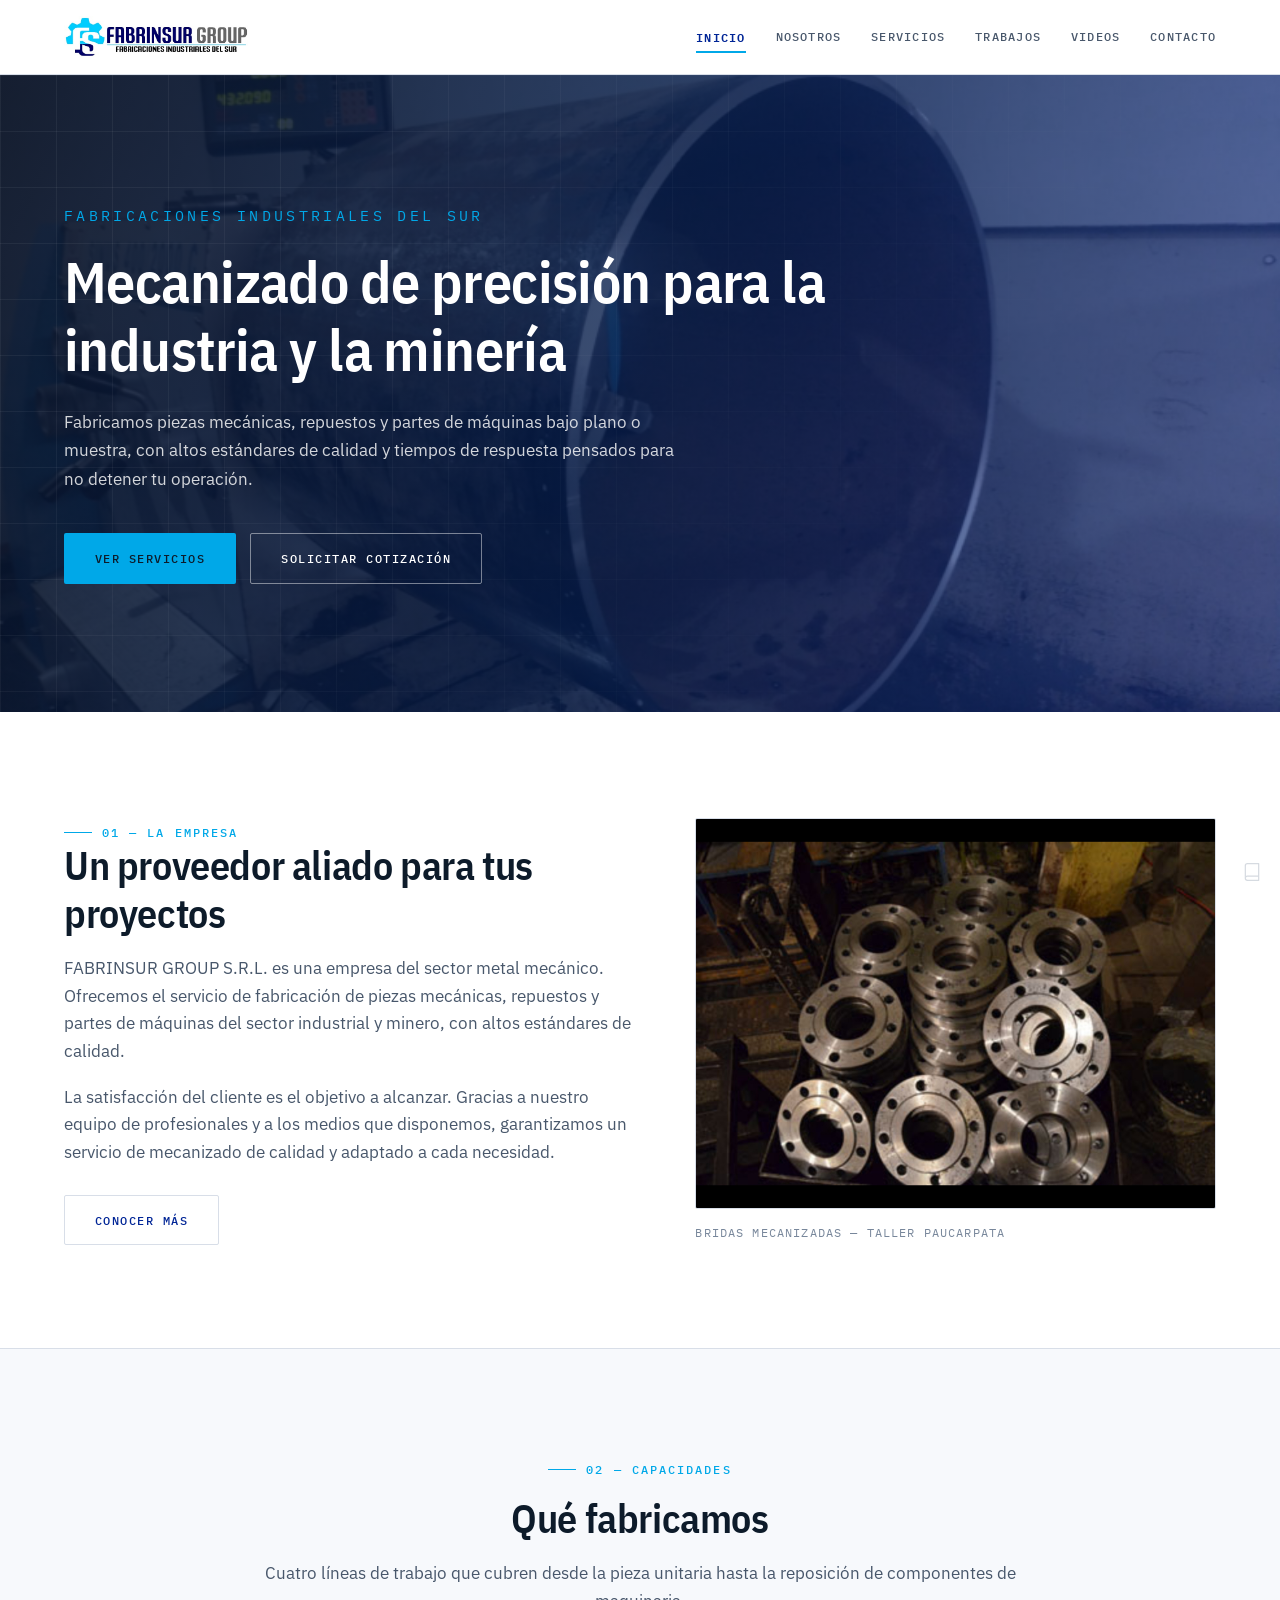
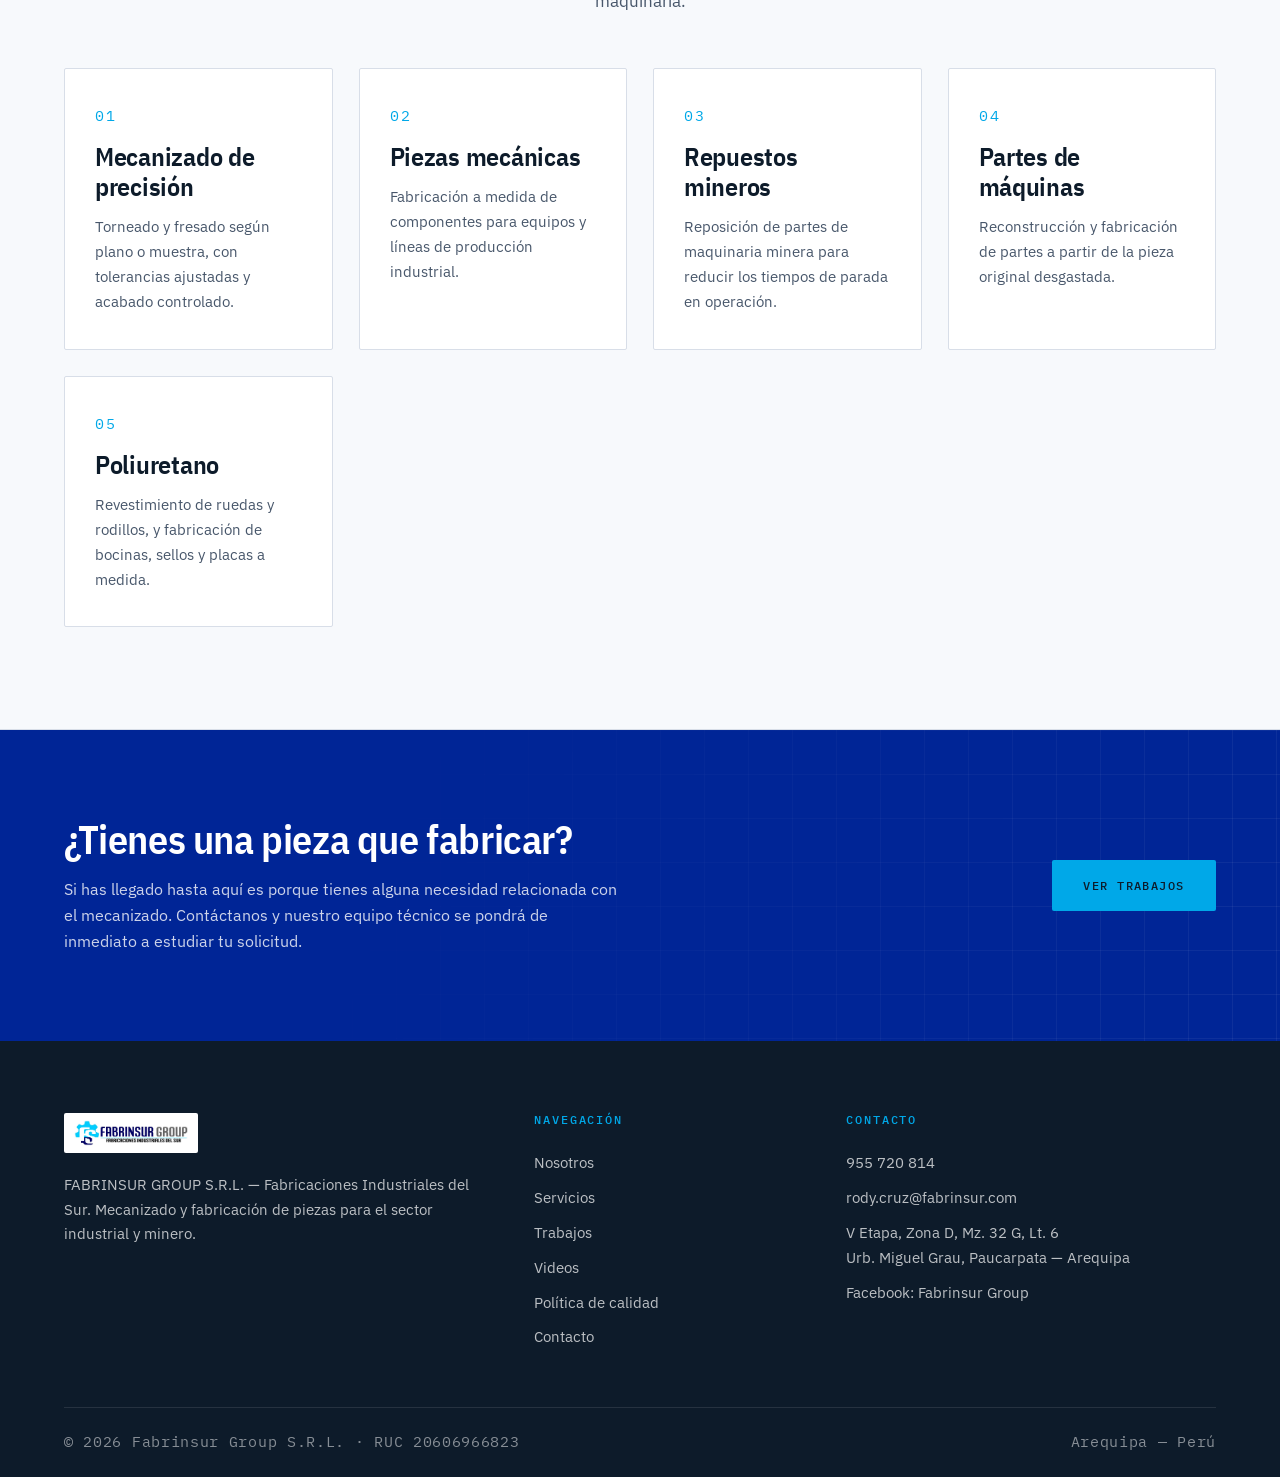
<file: index.html>
<!DOCTYPE html>
<html lang="es">
<head>
    <meta charset="UTF-8">
    <meta name="viewport" content="width=device-width, initial-scale=1.0">
    <meta name="description" content="FABRINSUR GROUP S.R.L. — Fabricaciones Industriales del Sur. Mecanizado de precisión y fabricación de piezas, repuestos y partes de máquinas para el sector industrial y minero en Arequipa.">
    <meta name="theme-color" content="#002596">
    <title>Fabrinsur Group S.R.L. | Mecanizado y Fabricaciones Industriales — Arequipa</title>
    <link rel="preconnect" href="https://fonts.googleapis.com">
    <link rel="preconnect" href="https://fonts.gstatic.com" crossorigin>
    <link href="https://fonts.googleapis.com/css2?family=IBM+Plex+Mono:wght@400;500&family=IBM+Plex+Sans+Condensed:wght@500;600;700&family=IBM+Plex+Sans:wght@400;500;600&display=swap" rel="stylesheet">
    <link rel="stylesheet" href="css/base.css">
    <link rel="stylesheet" href="css/layout.css">
    <link rel="stylesheet" href="css/components.css">
    <link rel="stylesheet" href="css/pages.css">
</head>
<body>
    <a class="skip-link" href="#contenido">Saltar al contenido</a>

    <header class="site-header">
        <div class="container site-header__inner">
            <a href="index.html" class="brand" aria-label="Fabrinsur Group, ir al inicio">
                <img src="images/logo.jpg" alt="Fabrinsur Group — Fabricaciones Industriales del Sur">
            </a>
            <button class="nav-toggle" data-nav-toggle aria-label="Abrir menú" aria-expanded="false" aria-controls="menu">
                <span></span><span></span><span></span>
            </button>
            <nav class="nav" id="menu" data-nav aria-label="Navegación principal">
                <a class="nav__link" href="index.html" aria-current="page">Inicio</a>
                <a class="nav__link" href="nosotros.html">Nosotros</a>
                <a class="nav__link" href="servicios.html">Servicios</a>
                <a class="nav__link" href="trabajos.html">Trabajos</a>
                <a class="nav__link" href="videos.html">Videos</a>
                <a class="nav__link" href="contacto.html">Contacto</a>
            </nav>
        </div>
    </header>

    <main id="contenido">
        <section class="hero">
            <div class="container">
                <div class="hero__inner">
                    <p class="hero__tagline">Fabricaciones Industriales del Sur</p>
                    <h1>Mecanizado de precisión para la industria y la minería</h1>
                    <p class="hero__text">Fabricamos piezas mecánicas, repuestos y partes de máquinas bajo plano o muestra, con altos estándares de calidad y tiempos de respuesta pensados para no detener tu operación.</p>
                    <div class="hero__actions">
                        <a class="btn btn--primary" href="servicios.html">Ver servicios</a>
                        <a class="btn btn--ghost" href="contacto.html">Solicitar cotización</a>
                    </div>
                </div>

            </div>
        </section>

        <section class="section">
            <div class="container">
                <div class="grid grid--split">
                    <div data-reveal>
                        <p class="eyebrow">01 — La empresa</p>
                        <h2>Un proveedor aliado para tus proyectos</h2>
                        <p class="section__lead">FABRINSUR GROUP S.R.L. es una empresa del sector metal mecánico. Ofrecemos el servicio de fabricación de piezas mecánicas, repuestos y partes de máquinas del sector industrial y minero, con altos estándares de calidad.</p>
                        <p class="section__lead">La satisfacción del cliente es el objetivo a alcanzar. Gracias a nuestro equipo de profesionales y a los medios que disponemos, garantizamos un servicio de mecanizado de calidad y adaptado a cada necesidad.</p>
                        <p style="margin-top:28px"><a class="btn btn--outline" href="nosotros.html">Conocer más</a></p>
                    </div>
                    <figure class="figure-technical" data-reveal>
                        <img src="images/trabajos/conjunto-bridas.jpg" alt="Conjunto de bridas mecanizadas en nuestro taller" loading="lazy">
                        <figcaption>Bridas mecanizadas — taller Paucarpata</figcaption>
                    </figure>
                </div>
            </div>
        </section>

        <section class="section section--tint">
            <div class="container">
                <div class="section__head section__head--center">
                    <p class="eyebrow">02 — Capacidades</p>
                    <h2>Qué fabricamos</h2>
                    <p class="section__lead">Cuatro líneas de trabajo que cubren desde la pieza unitaria hasta la reposición de componentes de maquinaria.</p>
                </div>

                <div class="grid grid--auto">
                    <article class="card" data-reveal>
                        <p class="card__index">01</p>
                        <h3>Mecanizado de precisión</h3>
                        <p>Torneado y fresado según plano o muestra, con tolerancias ajustadas y acabado controlado.</p>
                    </article>
                    <article class="card" data-reveal>
                        <p class="card__index">02</p>
                        <h3>Piezas mecánicas</h3>
                        <p>Fabricación a medida de componentes para equipos y líneas de producción industrial.</p>
                    </article>
                    <article class="card" data-reveal>
                        <p class="card__index">03</p>
                        <h3>Repuestos mineros</h3>
                        <p>Reposición de partes de maquinaria minera para reducir los tiempos de parada en operación.</p>
                    </article>
                    <article class="card" data-reveal>
                        <p class="card__index">04</p>
                        <h3>Partes de máquinas</h3>
                        <p>Reconstrucción y fabricación de partes a partir de la pieza original desgastada.</p>
                    </article>
                    <article class="card" data-reveal>
                        <p class="card__index">05</p>
                        <h3>Poliuretano</h3>
                        <p>Revestimiento de ruedas y rodillos, y fabricación de bocinas, sellos y placas a medida.</p>
                    </article>
                </div>
            </div>
        </section>

        <section class="cta">
            <div class="container cta__inner">
                <div>
                    <h2>¿Tienes una pieza que fabricar?</h2>
                    <p>Si has llegado hasta aquí es porque tienes alguna necesidad relacionada con el mecanizado. Contáctanos y nuestro equipo técnico se pondrá de inmediato a estudiar tu solicitud.</p>
                </div>
                <a class="btn btn--primary" href="trabajos.html">Ver trabajos</a>
            </div>
        </section>
    </main>

    <footer class="site-footer">
        <div class="container">
            <div class="site-footer__grid">
                <div class="footer-brand">
                    <img src="images/logo.jpg" alt="Fabrinsur Group">
                    <p>FABRINSUR GROUP S.R.L. — Fabricaciones Industriales del Sur. Mecanizado y fabricación de piezas para el sector industrial y minero.</p>
                </div>
                <div>
                    <h4>Navegación</h4>
                    <ul>
                        <li><a href="nosotros.html">Nosotros</a></li>
                        <li><a href="servicios.html">Servicios</a></li>
                        <li><a href="trabajos.html">Trabajos</a></li>
                        <li><a href="videos.html">Videos</a></li>
                        <li><a href="politica.html">Política de calidad</a></li>
                        <li><a href="contacto.html">Contacto</a></li>
                    </ul>
                </div>
                <div>
                    <h4>Contacto</h4>
                    <ul>
                        <li><a href="tel:+51955720814">955 720 814</a></li>
                        <li><a href="mailto:rody.cruz@fabrinsur.com">rody.cruz@fabrinsur.com</a></li>
                        <li>V Etapa, Zona D, Mz. 32 G, Lt. 6<br>Urb. Miguel Grau, Paucarpata — Arequipa</li>
                        <li>Facebook: Fabrinsur Group</li>
                    </ul>
                </div>
            </div>
            <div class="site-footer__bottom">
                <p>© <span data-year>2026</span> Fabrinsur Group S.R.L. · RUC 20606966823</p>
                <p>Arequipa — Perú</p>
            </div>
        </div>
    </footer>

    <script src="js/main.js"></script>

    <a href="libro-reclamaciones.html" class="claims-book-btn" title="Libro de Reclamaciones" aria-label="Libro de Reclamaciones">
        <svg width="20" height="20" viewBox="0 0 24 24" fill="none" stroke="currentColor" stroke-width="1.5" stroke-linecap="round" stroke-linejoin="round"><path d="M4 19.5v-15A2.5 2.5 0 0 1 6.5 2H20v20H6.5a2.5 2.5 0 0 1 0-5H20"/></svg>
    </a>
</body>
</html>
</file>
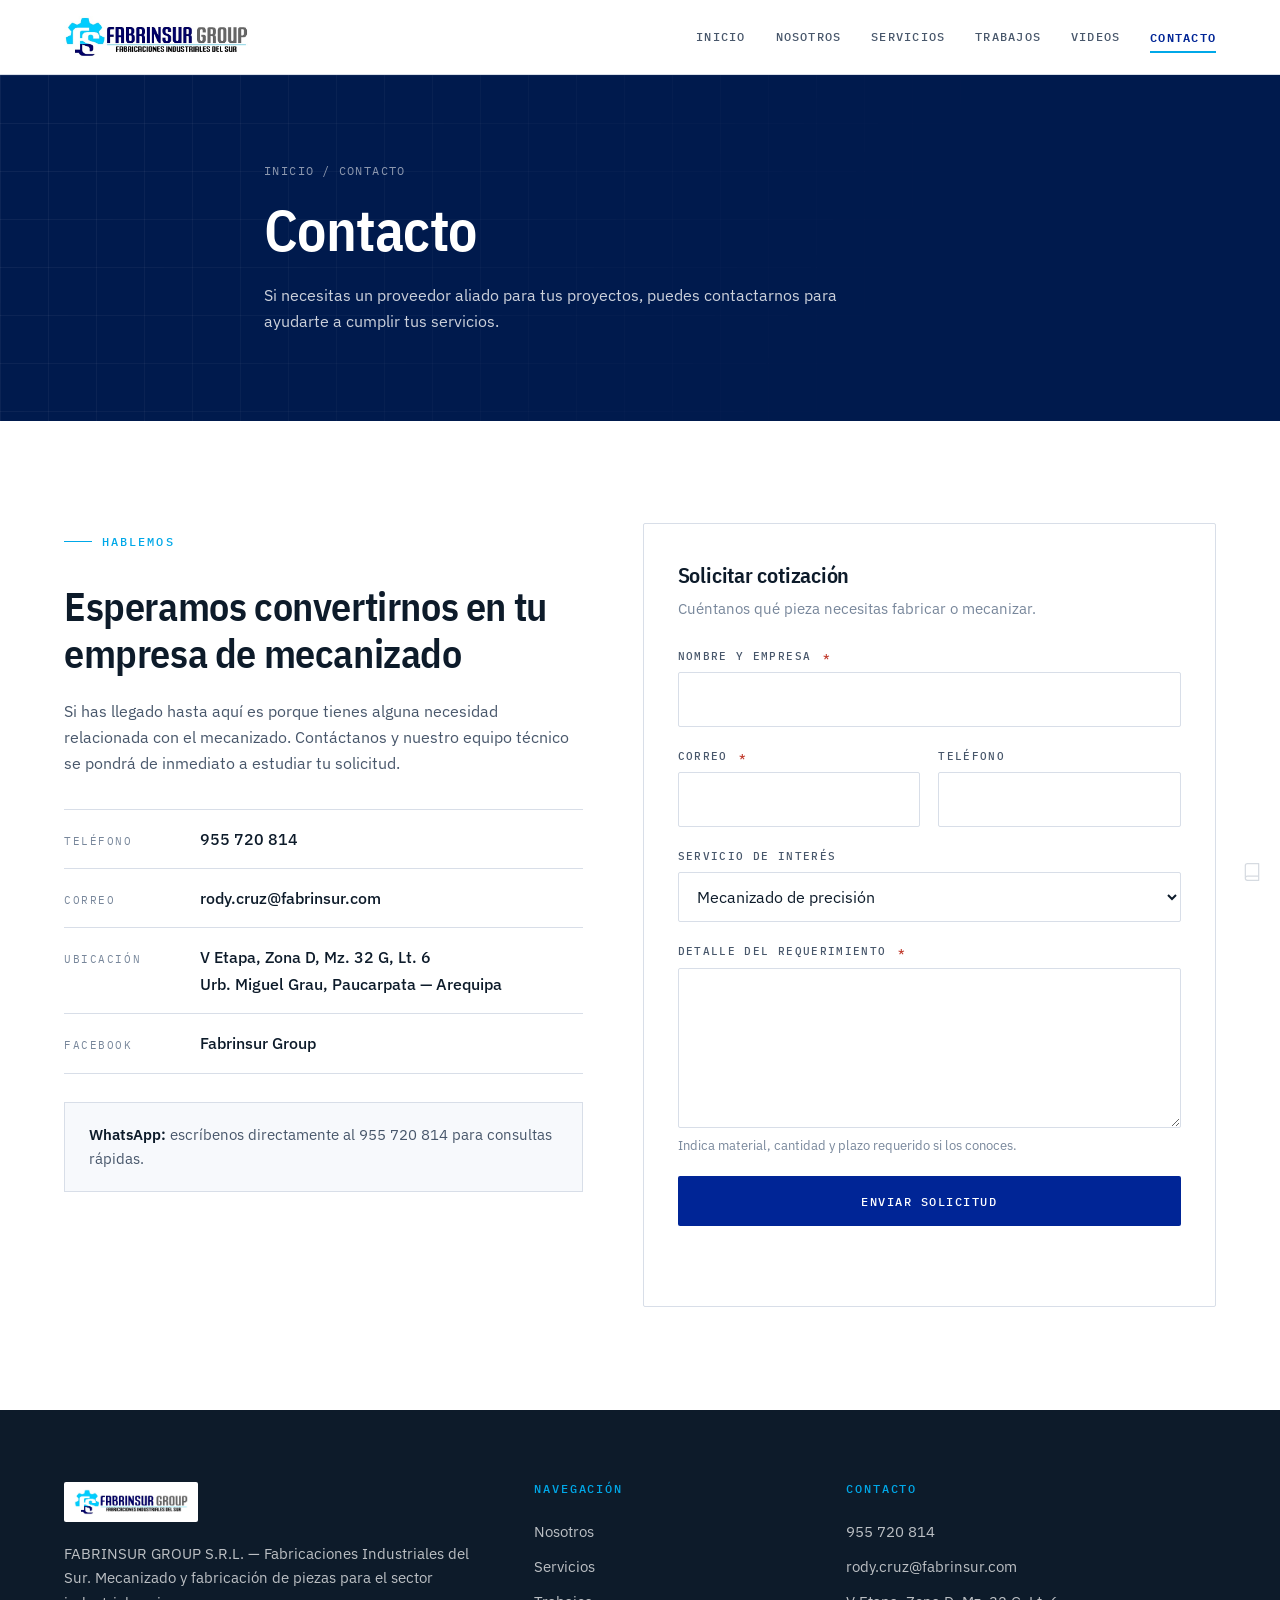
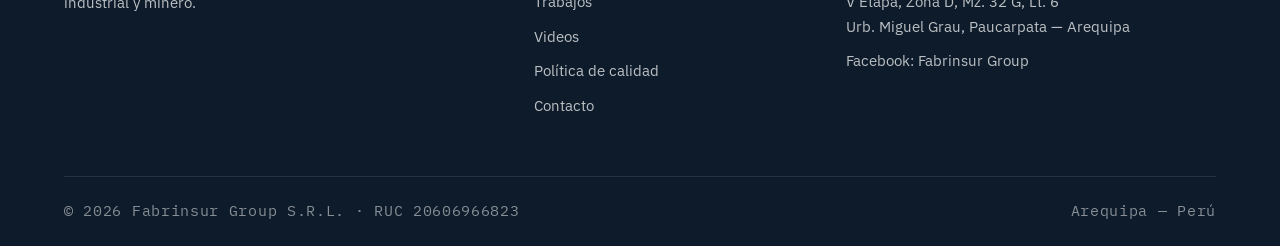
<file: contacto.html>
<!DOCTYPE html>
<html lang="es">
<head>
    <meta charset="UTF-8">
    <meta name="viewport" content="width=device-width, initial-scale=1.0">
    <meta name="description" content="Contacta con FABRINSUR GROUP S.R.L. en Paucarpata, Arequipa. Teléfono 955 720 814 · rody.cruz@fabrinsur.com">
    <meta name="theme-color" content="#002596">
    <title>Contacto | Fabrinsur Group S.R.L.</title>
    <link rel="preconnect" href="https://fonts.googleapis.com">
    <link rel="preconnect" href="https://fonts.gstatic.com" crossorigin>
    <link href="https://fonts.googleapis.com/css2?family=IBM+Plex+Mono:wght@400;500&family=IBM+Plex+Sans+Condensed:wght@500;600;700&family=IBM+Plex+Sans:wght@400;500;600&display=swap" rel="stylesheet">
    <link rel="stylesheet" href="css/base.css">
    <link rel="stylesheet" href="css/layout.css">
    <link rel="stylesheet" href="css/components.css">
    <link rel="stylesheet" href="css/pages.css">
</head>
<body>
    <a class="skip-link" href="#contenido">Saltar al contenido</a>

    <header class="site-header">
        <div class="container site-header__inner">
            <a href="index.html" class="brand" aria-label="Fabrinsur Group, ir al inicio">
                <img src="images/logo.jpg" alt="Fabrinsur Group — Fabricaciones Industriales del Sur">
            </a>
            <button class="nav-toggle" data-nav-toggle aria-label="Abrir menú" aria-expanded="false" aria-controls="menu">
                <span></span><span></span><span></span>
            </button>
            <nav class="nav" id="menu" data-nav aria-label="Navegación principal">
                <a class="nav__link" href="index.html">Inicio</a>
                <a class="nav__link" href="nosotros.html">Nosotros</a>
                <a class="nav__link" href="servicios.html">Servicios</a>
                <a class="nav__link" href="trabajos.html">Trabajos</a>
                <a class="nav__link" href="videos.html">Videos</a>
                <a class="nav__link" href="contacto.html" aria-current="page">Contacto</a>
            </nav>
        </div>
    </header>

    <main id="contenido">
        <section class="page-head">
            <div class="container page-head__inner">
                <p class="breadcrumb"><a href="index.html">Inicio</a><span>/</span>Contacto</p>
                <h1>Contacto</h1>
                <p class="page-head__text">Si necesitas un proveedor aliado para tus proyectos, puedes contactarnos para ayudarte a cumplir tus servicios.</p>
            </div>
        </section>

        <section class="section">
            <div class="container">
                <div class="contact-layout">
                    <div class="contact-copy" data-reveal>
                        <p class="eyebrow">Hablemos</p>
                        <h2 style="margin:16px 0 20px">Esperamos convertirnos en tu empresa de mecanizado</h2>
                        <p>Si has llegado hasta aquí es porque tienes alguna necesidad relacionada con el mecanizado. Contáctanos y nuestro equipo técnico se pondrá de inmediato a estudiar tu solicitud.</p>

                        <ul class="contact-channels">
                            <li>
                                <span class="channel-label">Teléfono</span>
                                <span class="channel-value"><a href="tel:+51955720814">955 720 814</a></span>
                            </li>
                            <li>
                                <span class="channel-label">Correo</span>
                                <span class="channel-value"><a href="mailto:rody.cruz@fabrinsur.com">rody.cruz@fabrinsur.com</a></span>
                            </li>
                            <li>
                                <span class="channel-label">Ubicación</span>
                                <span class="channel-value">V Etapa, Zona D, Mz. 32 G, Lt. 6<br>Urb. Miguel Grau, Paucarpata — Arequipa</span>
                            </li>
                            <li>
                                <span class="channel-label">Facebook</span>
                                <span class="channel-value">Fabrinsur Group</span>
                            </li>
                        </ul>

                        <p class="notice" style="margin-top:28px">
                            <strong>WhatsApp:</strong> escríbenos directamente al
                            <a href="https://wa.me/51955720814" target="_blank" rel="noopener">955 720 814</a>
                            para consultas rápidas.
                        </p>
                    </div>

                    <div class="contact-form-wrap" data-reveal>
                        <h2>Solicitar cotización</h2>
                        <p>Cuéntanos qué pieza necesitas fabricar o mecanizar.</p>

                        <form class="form" id="formContacto" novalidate>
                            <div class="field">
                                <label for="nombre">Nombre y empresa <abbr title="obligatorio">*</abbr></label>
                                <input type="text" id="nombre" name="nombre" autocomplete="name" required>
                            </div>

                            <div class="field-row">
                                <div class="field">
                                    <label for="email">Correo <abbr title="obligatorio">*</abbr></label>
                                    <input type="email" id="email" name="email" autocomplete="email" required>
                                </div>
                                <div class="field">
                                    <label for="telefono">Teléfono</label>
                                    <input type="tel" id="telefono" name="telefono" autocomplete="tel">
                                </div>
                            </div>

                            <div class="field">
                                <label for="servicio">Servicio de interés</label>
                                <select id="servicio" name="servicio">
                                    <option value="Mecanizado de precisión">Mecanizado de precisión</option>
                                    <option value="Fabricación de piezas mecánicas">Fabricación de piezas mecánicas</option>
                                    <option value="Repuestos para minería">Repuestos para minería</option>
                                    <option value="Partes de máquinas">Partes de máquinas</option>
                                    <option value="Revestimiento de poliuretano">Revestimiento de poliuretano</option>
                                    <option value="Otro">Otro</option>
                                </select>
                            </div>

                            <div class="field">
                                <label for="mensaje">Detalle del requerimiento <abbr title="obligatorio">*</abbr></label>
                                <textarea id="mensaje" name="mensaje" rows="5" required></textarea>
                                <p class="field__hint">Indica material, cantidad y plazo requerido si los conoces.</p>
                            </div>

                            <button type="submit" class="btn btn--solid">Enviar solicitud</button>
                            <p class="form-status" id="estadoContacto" role="status" aria-live="polite"></p>
                        </form>
                    </div>
                </div>
            </div>
        </section>
    </main>

    <footer class="site-footer">
        <div class="container">
            <div class="site-footer__grid">
                <div class="footer-brand">
                    <img src="images/logo.jpg" alt="Fabrinsur Group">
                    <p>FABRINSUR GROUP S.R.L. — Fabricaciones Industriales del Sur. Mecanizado y fabricación de piezas para el sector industrial y minero.</p>
                </div>
                <div>
                    <h4>Navegación</h4>
                    <ul>
                        <li><a href="nosotros.html">Nosotros</a></li>
                        <li><a href="servicios.html">Servicios</a></li>
                        <li><a href="trabajos.html">Trabajos</a></li>
                        <li><a href="videos.html">Videos</a></li>
                        <li><a href="politica.html">Política de calidad</a></li>
                        <li><a href="contacto.html">Contacto</a></li>
                    </ul>
                </div>
                <div>
                    <h4>Contacto</h4>
                    <ul>
                        <li><a href="tel:+51955720814">955 720 814</a></li>
                        <li><a href="mailto:rody.cruz@fabrinsur.com">rody.cruz@fabrinsur.com</a></li>
                        <li>V Etapa, Zona D, Mz. 32 G, Lt. 6<br>Urb. Miguel Grau, Paucarpata — Arequipa</li>
                        <li>Facebook: Fabrinsur Group</li>
                    </ul>
                </div>
            </div>
            <div class="site-footer__bottom">
                <p>© <span data-year>2026</span> Fabrinsur Group S.R.L. · RUC 20606966823</p>
                <p>Arequipa — Perú</p>
            </div>
        </div>
    </footer>

    <script src="js/main.js"></script>
    <script src="js/validacion.js"></script>
    <script src="js/contacto.js"></script>

    <a href="libro-reclamaciones.html" class="claims-book-btn" title="Libro de Reclamaciones" aria-label="Libro de Reclamaciones">
        <svg width="20" height="20" viewBox="0 0 24 24" fill="none" stroke="currentColor" stroke-width="1.5" stroke-linecap="round" stroke-linejoin="round"><path d="M4 19.5v-15A2.5 2.5 0 0 1 6.5 2H20v20H6.5a2.5 2.5 0 0 1 0-5H20"/></svg>
    </a>
</body>
</html>
</file>
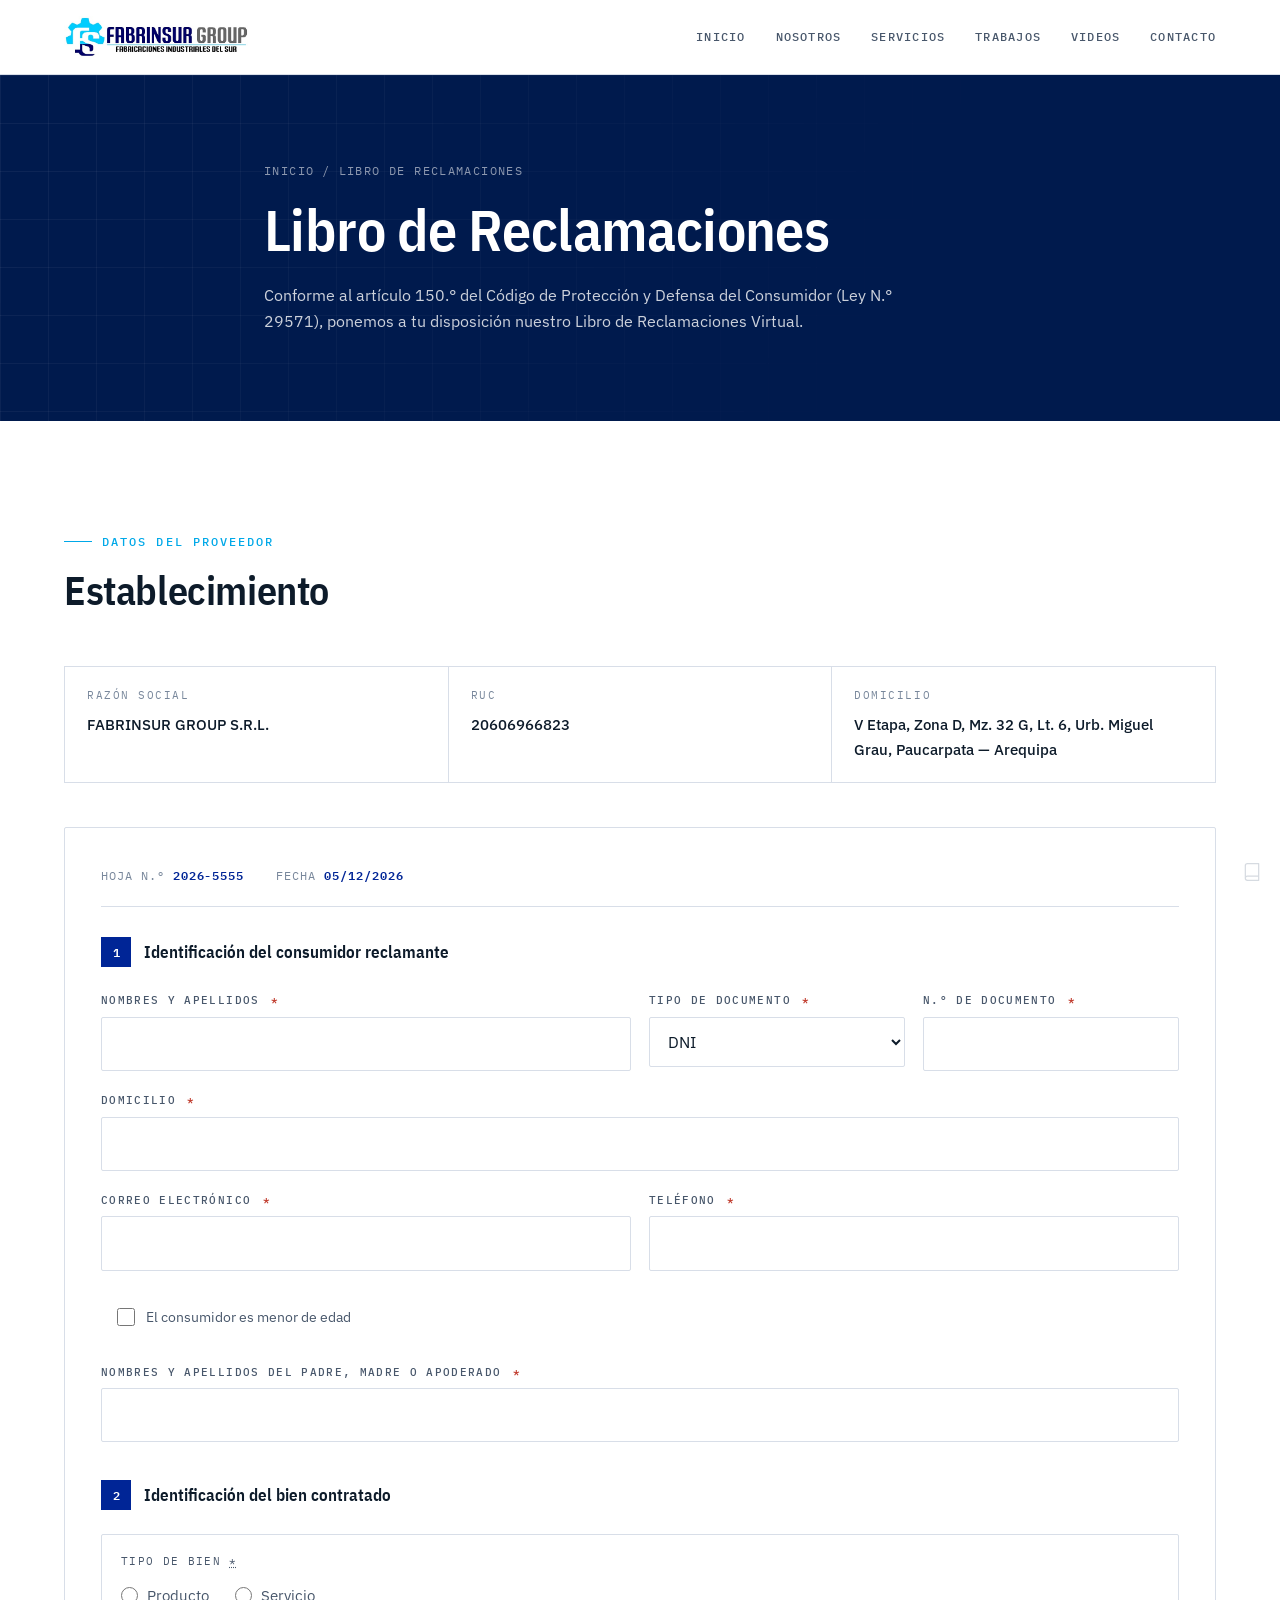
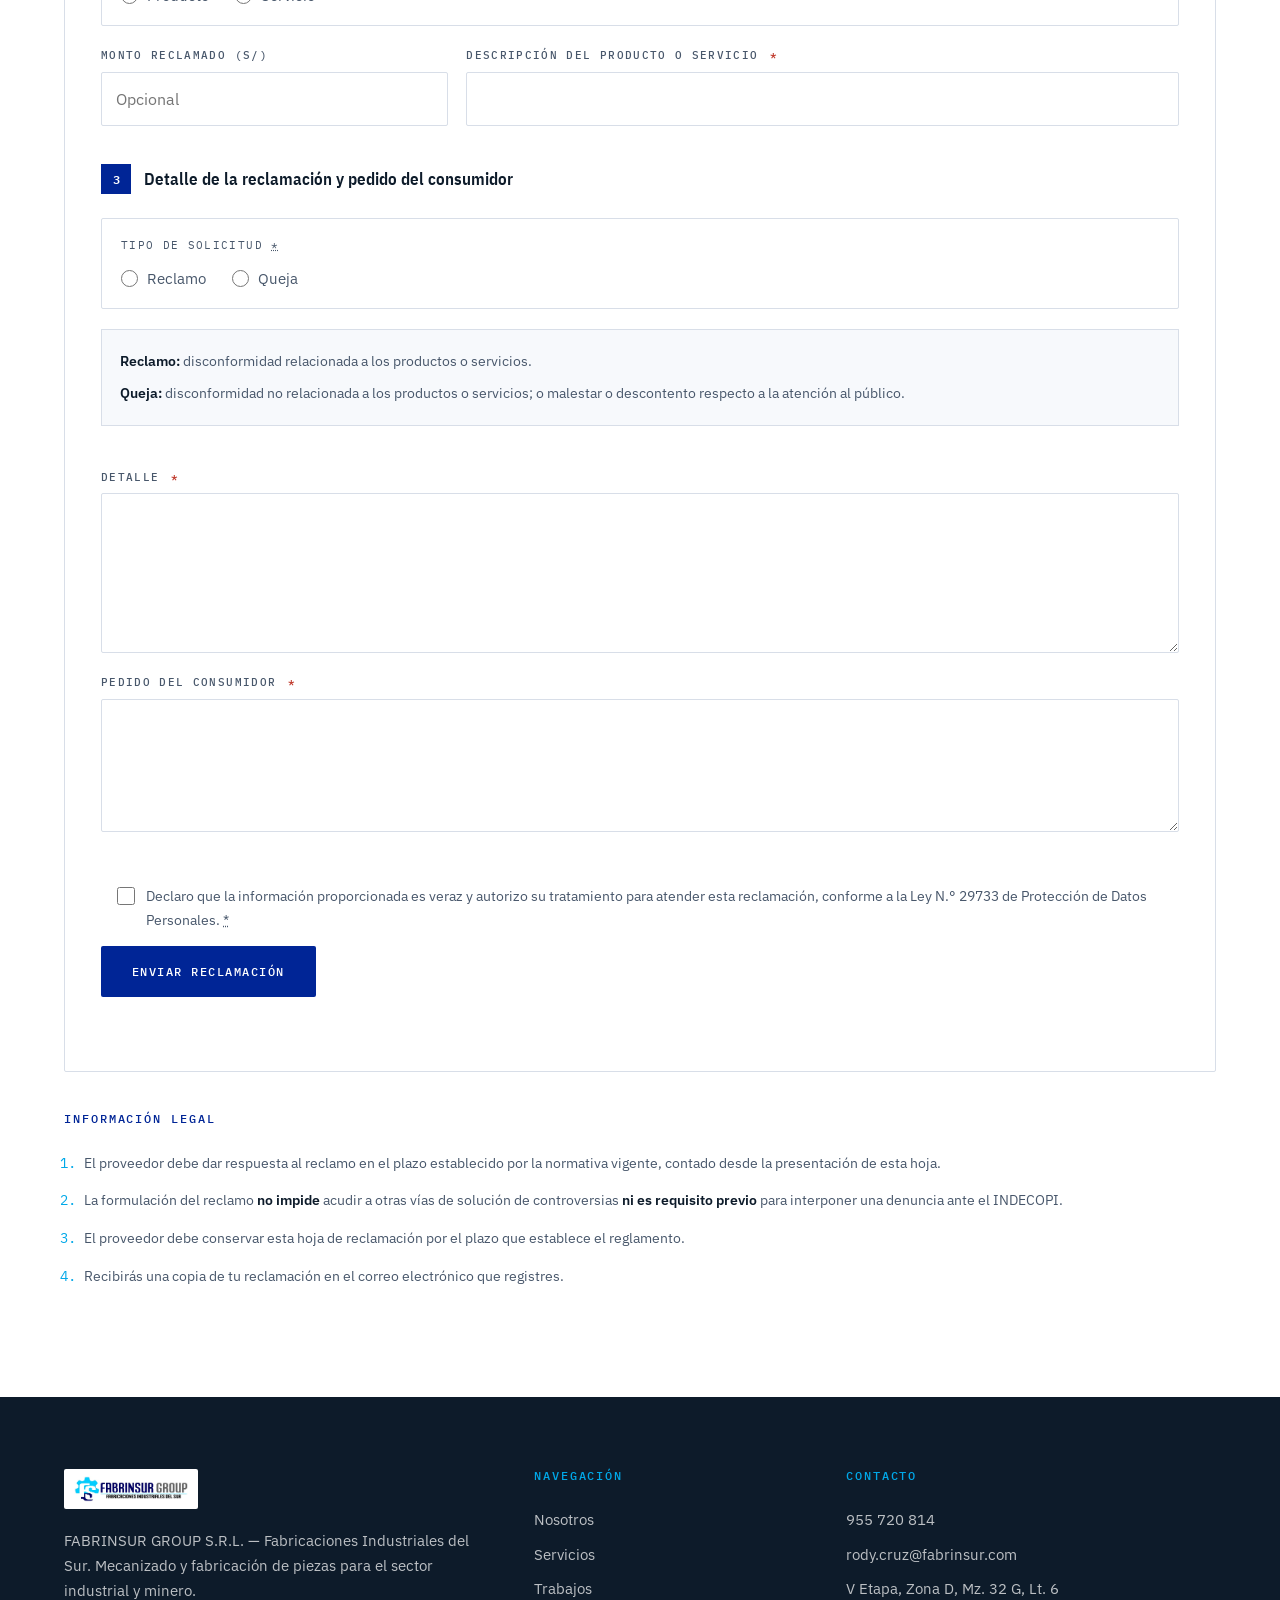
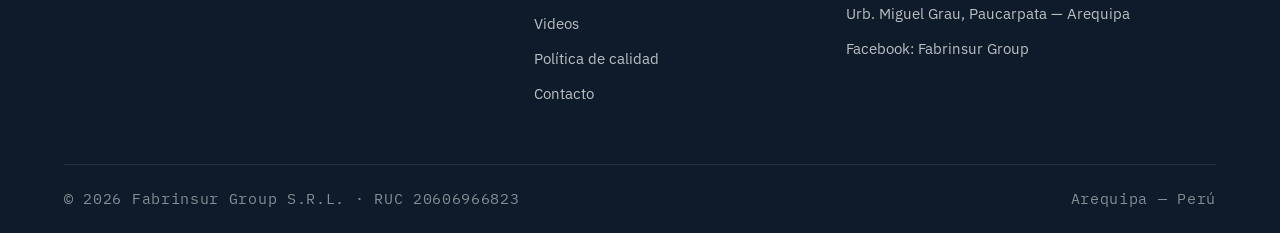
<file: libro-reclamaciones.html>
<!DOCTYPE html>
<html lang="es">
<head>
    <meta charset="UTF-8">
    <meta name="viewport" content="width=device-width, initial-scale=1.0">
    <meta name="description" content="Libro de Reclamaciones Virtual de FABRINSUR GROUP S.R.L. conforme al Código de Protección y Defensa del Consumidor (Ley N.° 29571).">
    <meta name="theme-color" content="#002596">
    <title>Libro de Reclamaciones | Fabrinsur Group S.R.L.</title>
    <link rel="preconnect" href="https://fonts.googleapis.com">
    <link rel="preconnect" href="https://fonts.gstatic.com" crossorigin>
    <link href="https://fonts.googleapis.com/css2?family=IBM+Plex+Mono:wght@400;500&family=IBM+Plex+Sans+Condensed:wght@500;600;700&family=IBM+Plex+Sans:wght@400;500;600&display=swap" rel="stylesheet">
    <link rel="stylesheet" href="css/base.css">
    <link rel="stylesheet" href="css/layout.css">
    <link rel="stylesheet" href="css/components.css">
    <link rel="stylesheet" href="css/pages.css">
</head>
<body>
    <a class="skip-link" href="#contenido">Saltar al contenido</a>

    <header class="site-header">
        <div class="container site-header__inner">
            <a href="index.html" class="brand" aria-label="Fabrinsur Group, ir al inicio">
                <img src="images/logo.jpg" alt="Fabrinsur Group — Fabricaciones Industriales del Sur">
            </a>
            <button class="nav-toggle" data-nav-toggle aria-label="Abrir menú" aria-expanded="false" aria-controls="menu">
                <span></span><span></span><span></span>
            </button>
            <nav class="nav" id="menu" data-nav aria-label="Navegación principal">
                <a class="nav__link" href="index.html">Inicio</a>
                <a class="nav__link" href="nosotros.html">Nosotros</a>
                <a class="nav__link" href="servicios.html">Servicios</a>
                <a class="nav__link" href="trabajos.html">Trabajos</a>
                <a class="nav__link" href="videos.html">Videos</a>
                <a class="nav__link" href="contacto.html">Contacto</a>
            </nav>
        </div>
    </header>

    <main id="contenido">
        <section class="page-head">
            <div class="container page-head__inner">
                <p class="breadcrumb"><a href="index.html">Inicio</a><span>/</span>Libro de Reclamaciones</p>
                <h1>Libro de Reclamaciones</h1>
                <p class="page-head__text">Conforme al artículo 150.° del Código de Protección y Defensa del Consumidor (Ley N.° 29571), ponemos a tu disposición nuestro Libro de Reclamaciones Virtual.</p>
            </div>
        </section>

        <section class="section">
            <div class="container">
                <div class="section__head">
                    <p class="eyebrow">Datos del proveedor</p>
                    <h2>Establecimiento</h2>
                </div>

                <dl class="spec-table" style="margin-bottom:44px">
                    <div><dt>Razón social</dt><dd>FABRINSUR GROUP S.R.L.</dd></div>
                    <div><dt>RUC</dt><dd>20606966823</dd></div>
                    <div><dt>Domicilio</dt><dd>V Etapa, Zona D, Mz. 32 G, Lt. 6, Urb. Miguel Grau, Paucarpata — Arequipa</dd></div>
                </dl>

                <form class="claims-sheet" id="formReclamacion" novalidate>
                    <p class="claims-sheet__meta">
                        <span>Hoja N.° <strong id="numeroHoja">—</strong></span>
                        <span>Fecha <strong id="fechaHoja">—</strong></span>
                    </p>

                    <fieldset class="claims-block">
                        <legend><span class="claims-block__num">1</span> Identificación del consumidor reclamante</legend>

                        <div class="form">
                            <div class="field-row">
                                <div class="field field--span2">
                                    <label for="nombre">Nombres y apellidos <abbr title="obligatorio">*</abbr></label>
                                    <input type="text" id="nombre" name="nombre" autocomplete="name" required>
                                </div>
                                <div class="field">
                                    <label for="tipoDoc">Tipo de documento <abbr title="obligatorio">*</abbr></label>
                                    <select id="tipoDoc" name="tipoDoc" required>
                                        <option value="DNI">DNI</option>
                                        <option value="CE">Carné de extranjería</option>
                                        <option value="Pasaporte">Pasaporte</option>
                                        <option value="RUC">RUC</option>
                                    </select>
                                </div>
                                <div class="field">
                                    <label for="numDoc">N.° de documento <abbr title="obligatorio">*</abbr></label>
                                    <input type="text" id="numDoc" name="numDoc" inputmode="numeric" required>
                                </div>
                            </div>

                            <div class="field">
                                <label for="domicilio">Domicilio <abbr title="obligatorio">*</abbr></label>
                                <input type="text" id="domicilio" name="domicilio" autocomplete="street-address" required>
                            </div>

                            <div class="field-row">
                                <div class="field">
                                    <label for="email">Correo electrónico <abbr title="obligatorio">*</abbr></label>
                                    <input type="email" id="email" name="email" autocomplete="email" required>
                                </div>
                                <div class="field">
                                    <label for="telefono">Teléfono <abbr title="obligatorio">*</abbr></label>
                                    <input type="tel" id="telefono" name="telefono" autocomplete="tel" required>
                                </div>
                            </div>

                            <div class="check">
                                <input type="checkbox" id="esMenor" name="esMenor">
                                <label for="esMenor">El consumidor es menor de edad</label>
                            </div>

                            <div class="field" id="bloqueTutor" hidden>
                                <label for="tutor">Nombres y apellidos del padre, madre o apoderado <abbr title="obligatorio">*</abbr></label>
                                <input type="text" id="tutor" name="tutor">
                            </div>
                        </div>
                    </fieldset>

                    <fieldset class="claims-block">
                        <legend><span class="claims-block__num">2</span> Identificación del bien contratado</legend>

                        <div class="form">
                            <div class="choice" role="radiogroup" aria-labelledby="etiquetaBien">
                                <span class="choice__label" id="etiquetaBien">Tipo de bien <abbr title="obligatorio">*</abbr></span>
                                <label class="choice__option"><input type="radio" name="tipoBien" value="Producto"> Producto</label>
                                <label class="choice__option"><input type="radio" name="tipoBien" value="Servicio"> Servicio</label>
                            </div>

                            <div class="field-row">
                                <div class="field">
                                    <label for="monto">Monto reclamado (S/)</label>
                                    <input type="number" id="monto" name="monto" min="0" step="0.01" placeholder="Opcional">
                                </div>
                                <div class="field field--span2">
                                    <label for="descripcionBien">Descripción del producto o servicio <abbr title="obligatorio">*</abbr></label>
                                    <input type="text" id="descripcionBien" name="descripcionBien" required>
                                </div>
                            </div>
                        </div>
                    </fieldset>

                    <fieldset class="claims-block">
                        <legend><span class="claims-block__num">3</span> Detalle de la reclamación y pedido del consumidor</legend>

                        <div class="form">
                            <div class="choice" role="radiogroup" aria-labelledby="etiquetaTipo">
                                <span class="choice__label" id="etiquetaTipo">Tipo de solicitud <abbr title="obligatorio">*</abbr></span>
                                <label class="choice__option"><input type="radio" name="tipoSolicitud" value="Reclamo"> Reclamo</label>
                                <label class="choice__option"><input type="radio" name="tipoSolicitud" value="Queja"> Queja</label>
                            </div>

                            <ul class="claims-definitions">
                                <li><strong>Reclamo:</strong> disconformidad relacionada a los productos o servicios.</li>
                                <li><strong>Queja:</strong> disconformidad no relacionada a los productos o servicios; o malestar o descontento respecto a la atención al público.</li>
                            </ul>

                            <div class="field">
                                <label for="detalle">Detalle <abbr title="obligatorio">*</abbr></label>
                                <textarea id="detalle" name="detalle" rows="5" required></textarea>
                            </div>

                            <div class="field">
                                <label for="pedido">Pedido del consumidor <abbr title="obligatorio">*</abbr></label>
                                <textarea id="pedido" name="pedido" rows="4" required></textarea>
                            </div>
                        </div>
                    </fieldset>

                    <div class="check">
                        <input type="checkbox" id="aceptaDatos" name="aceptaDatos" required>
                        <label for="aceptaDatos">Declaro que la información proporcionada es veraz y autorizo su tratamiento para atender esta reclamación, conforme a la Ley N.° 29733 de Protección de Datos Personales. <abbr title="obligatorio">*</abbr></label>
                    </div>

                    <button type="submit" class="btn btn--solid">Enviar reclamación</button>
                    <p class="form-status" id="estadoReclamacion" role="status" aria-live="polite" style="margin-top:14px"></p>
                </form>

                <aside class="legal-notes">
                    <h2>Información legal</h2>
                    <ol>
                        <li>El proveedor debe dar respuesta al reclamo en el plazo establecido por la normativa vigente, contado desde la presentación de esta hoja.</li>
                        <li>La formulación del reclamo <strong>no impide</strong> acudir a otras vías de solución de controversias <strong>ni es requisito previo</strong> para interponer una denuncia ante el INDECOPI.</li>
                        <li>El proveedor debe conservar esta hoja de reclamación por el plazo que establece el reglamento.</li>
                        <li>Recibirás una copia de tu reclamación en el correo electrónico que registres.</li>
                    </ol>
                </aside>
            </div>
        </section>
    </main>

    <footer class="site-footer">
        <div class="container">
            <div class="site-footer__grid">
                <div class="footer-brand">
                    <img src="images/logo.jpg" alt="Fabrinsur Group">
                    <p>FABRINSUR GROUP S.R.L. — Fabricaciones Industriales del Sur. Mecanizado y fabricación de piezas para el sector industrial y minero.</p>
                </div>
                <div>
                    <h4>Navegación</h4>
                    <ul>
                        <li><a href="nosotros.html">Nosotros</a></li>
                        <li><a href="servicios.html">Servicios</a></li>
                        <li><a href="trabajos.html">Trabajos</a></li>
                        <li><a href="videos.html">Videos</a></li>
                        <li><a href="politica.html">Política de calidad</a></li>
                        <li><a href="contacto.html">Contacto</a></li>
                    </ul>
                </div>
                <div>
                    <h4>Contacto</h4>
                    <ul>
                        <li><a href="tel:+51955720814">955 720 814</a></li>
                        <li><a href="mailto:rody.cruz@fabrinsur.com">rody.cruz@fabrinsur.com</a></li>
                        <li>V Etapa, Zona D, Mz. 32 G, Lt. 6<br>Urb. Miguel Grau, Paucarpata — Arequipa</li>
                        <li>Facebook: Fabrinsur Group</li>
                    </ul>
                </div>
            </div>
            <div class="site-footer__bottom">
                <p>© <span data-year>2026</span> Fabrinsur Group S.R.L. · RUC 20606966823</p>
                <p>Arequipa — Perú</p>
            </div>
        </div>
    </footer>

    <script src="js/main.js"></script>
    <script src="js/validacion.js"></script>
    <script src="js/libro-reclamaciones.js"></script>

    <a href="libro-reclamaciones.html" class="claims-book-btn" title="Libro de Reclamaciones" aria-label="Libro de Reclamaciones">
        <svg width="20" height="20" viewBox="0 0 24 24" fill="none" stroke="currentColor" stroke-width="1.5" stroke-linecap="round" stroke-linejoin="round"><path d="M4 19.5v-15A2.5 2.5 0 0 1 6.5 2H20v20H6.5a2.5 2.5 0 0 1 0-5H20"/></svg>
    </a>
</body>
</html>
</file>
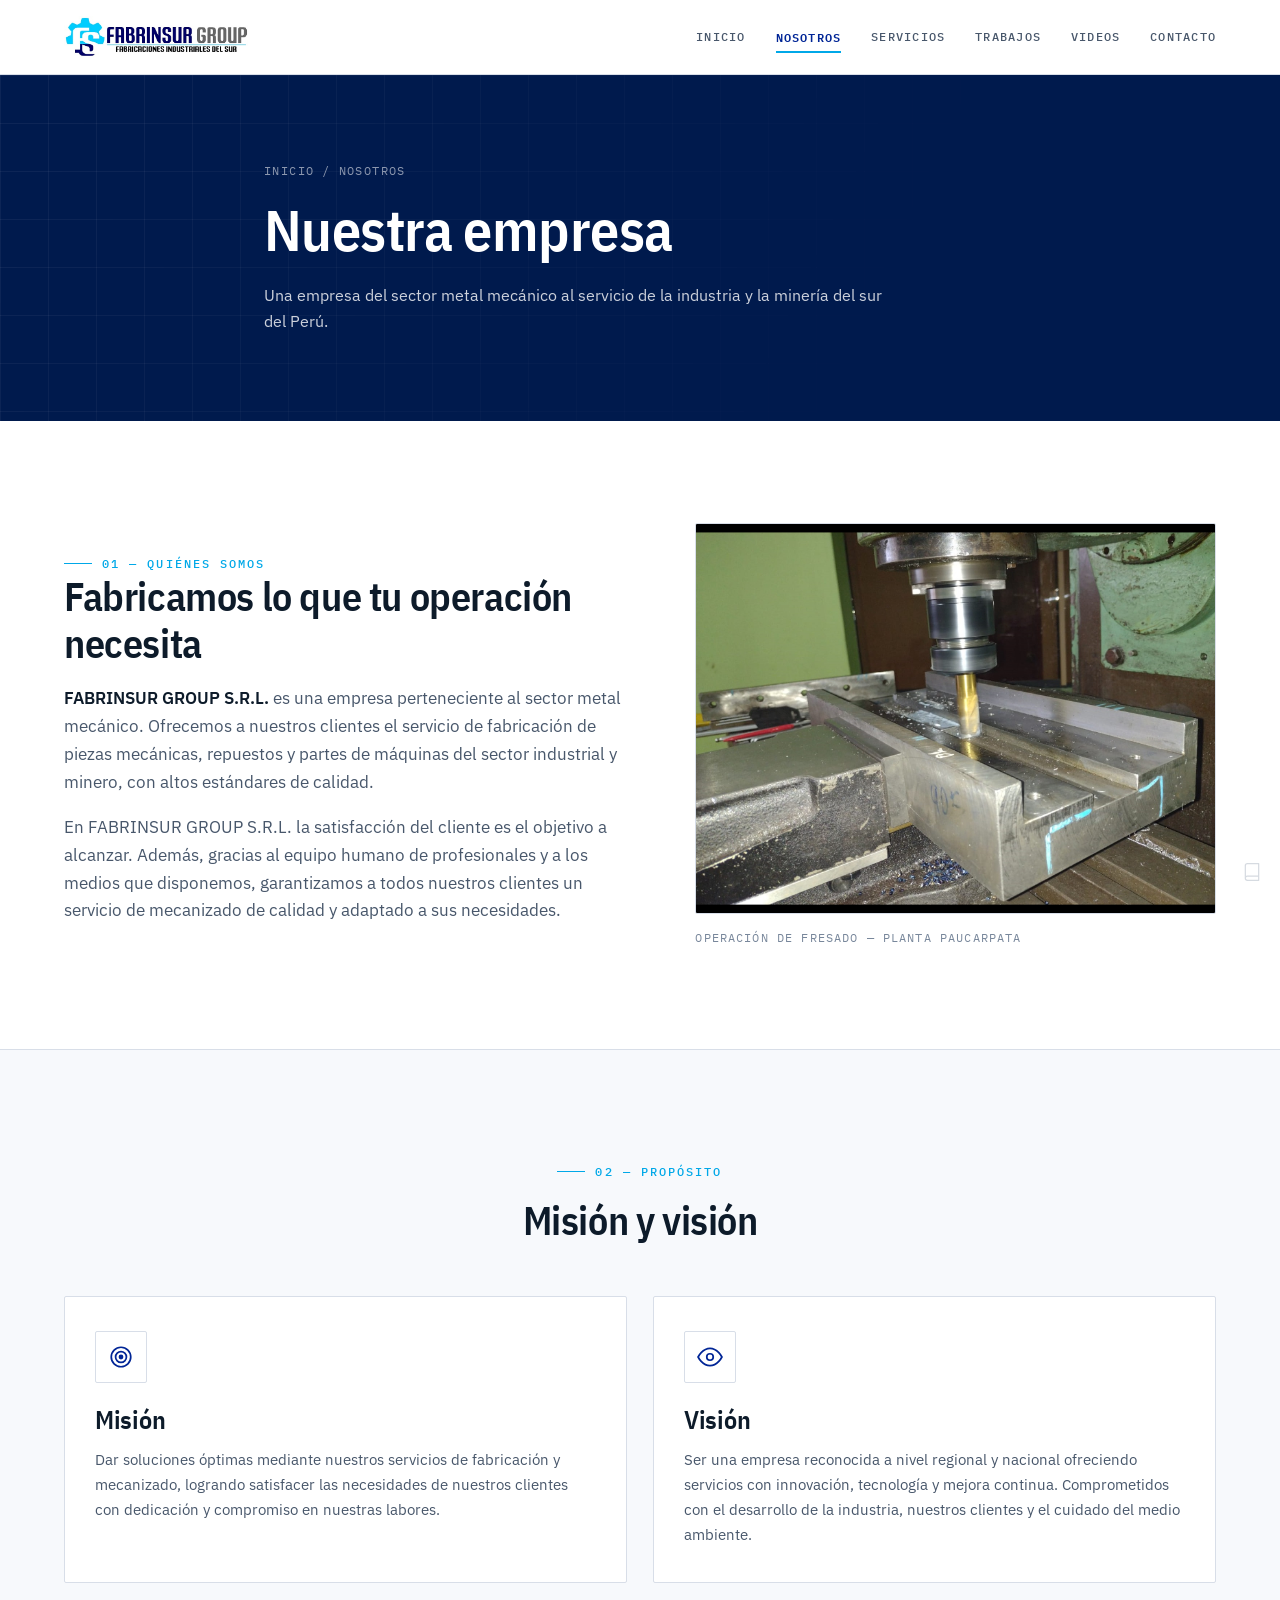
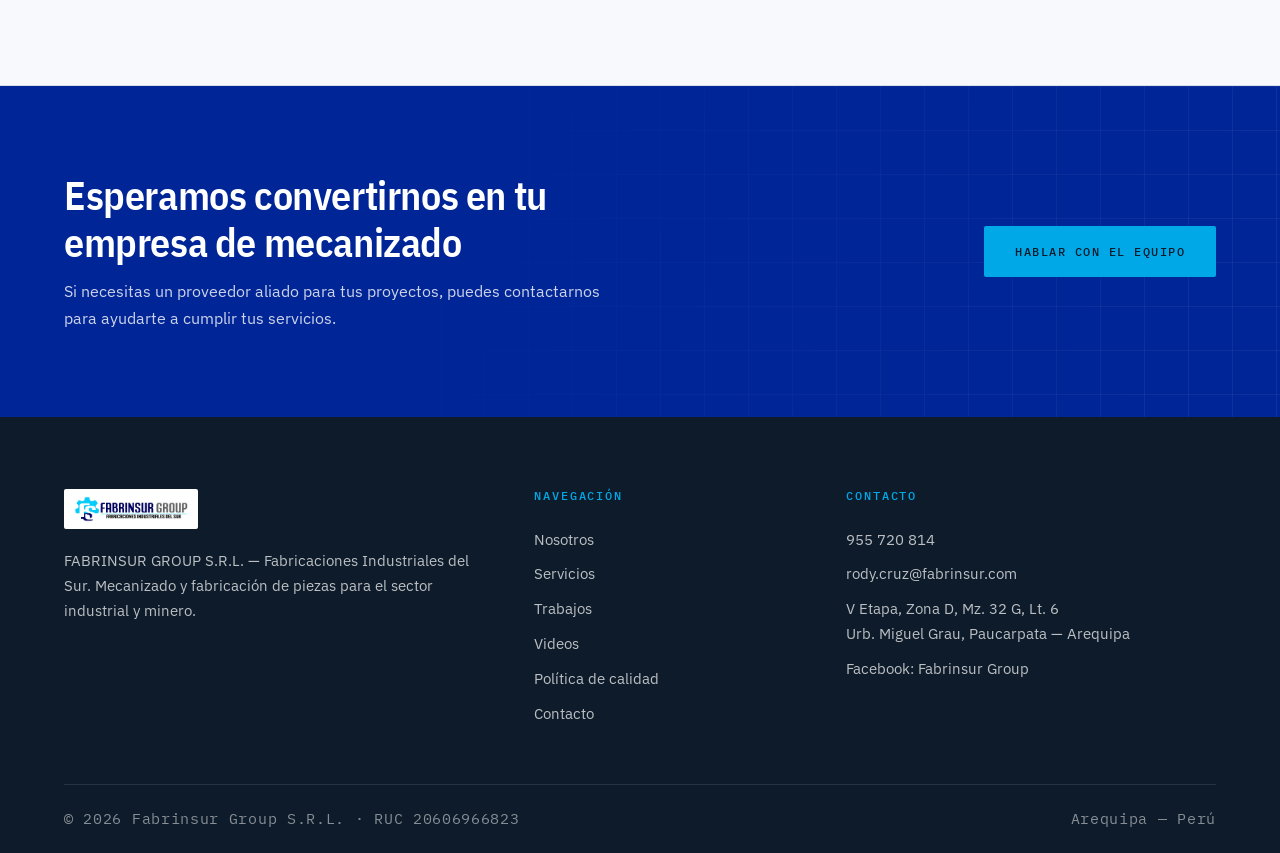
<file: nosotros.html>
<!DOCTYPE html>
<html lang="es">
<head>
    <meta charset="UTF-8">
    <meta name="viewport" content="width=device-width, initial-scale=1.0">
    <meta name="description" content="Conoce a FABRINSUR GROUP S.R.L., empresa del sector metal mecánico en Arequipa: misión, visión y ficha registral.">
    <meta name="theme-color" content="#002596">
    <title>Nosotros | Fabrinsur Group S.R.L.</title>
    <link rel="preconnect" href="https://fonts.googleapis.com">
    <link rel="preconnect" href="https://fonts.gstatic.com" crossorigin>
    <link href="https://fonts.googleapis.com/css2?family=IBM+Plex+Mono:wght@400;500&family=IBM+Plex+Sans+Condensed:wght@500;600;700&family=IBM+Plex+Sans:wght@400;500;600&display=swap" rel="stylesheet">
    <link rel="stylesheet" href="css/base.css">
    <link rel="stylesheet" href="css/layout.css">
    <link rel="stylesheet" href="css/components.css">
    <link rel="stylesheet" href="css/pages.css">
</head>
<body>
    <a class="skip-link" href="#contenido">Saltar al contenido</a>

    <header class="site-header">
        <div class="container site-header__inner">
            <a href="index.html" class="brand" aria-label="Fabrinsur Group, ir al inicio">
                <img src="images/logo.jpg" alt="Fabrinsur Group — Fabricaciones Industriales del Sur">
            </a>
            <button class="nav-toggle" data-nav-toggle aria-label="Abrir menú" aria-expanded="false" aria-controls="menu">
                <span></span><span></span><span></span>
            </button>
            <nav class="nav" id="menu" data-nav aria-label="Navegación principal">
                <a class="nav__link" href="index.html">Inicio</a>
                <a class="nav__link" href="nosotros.html" aria-current="page">Nosotros</a>
                <a class="nav__link" href="servicios.html">Servicios</a>
                <a class="nav__link" href="trabajos.html">Trabajos</a>
                <a class="nav__link" href="videos.html">Videos</a>
                <a class="nav__link" href="contacto.html">Contacto</a>
            </nav>
        </div>
    </header>

    <main id="contenido">
        <section class="page-head">
            <div class="container page-head__inner">
                <p class="breadcrumb"><a href="index.html">Inicio</a><span>/</span>Nosotros</p>
                <h1>Nuestra empresa</h1>
                <p class="page-head__text">Una empresa del sector metal mecánico al servicio de la industria y la minería del sur del Perú.</p>
            </div>
        </section>

        <section class="section">
            <div class="container">
                <div class="grid grid--split">
                    <div data-reveal>
                        <p class="eyebrow">01 — Quiénes somos</p>
                        <h2>Fabricamos lo que tu operación necesita</h2>
                        <p class="section__lead"><strong>FABRINSUR GROUP S.R.L.</strong> es una empresa perteneciente al sector metal mecánico. Ofrecemos a nuestros clientes el servicio de fabricación de piezas mecánicas, repuestos y partes de máquinas del sector industrial y minero, con altos estándares de calidad.</p>
                        <p class="section__lead">En FABRINSUR GROUP S.R.L. la satisfacción del cliente es el objetivo a alcanzar. Además, gracias al equipo humano de profesionales y a los medios que disponemos, garantizamos a todos nuestros clientes un servicio de mecanizado de calidad y adaptado a sus necesidades.</p>
                    </div>
                    <figure class="figure-technical" data-reveal>
                        <img src="images/trabajos/fresado-pieza.jpg" alt="Fresado de una pieza sujeta en la prensa de la fresadora" loading="lazy">
                        <figcaption>Operación de fresado — planta Paucarpata</figcaption>
                    </figure>
                </div>
            </div>
        </section>

        <section class="section section--tint">
            <div class="container">
                <div class="section__head section__head--center">
                    <p class="eyebrow">02 — Propósito</p>
                    <h2>Misión y visión</h2>
                </div>

                <div class="grid grid--2">
                    <article class="card" data-reveal>
                        <div class="card__icon">
                            <svg viewBox="0 0 24 24" fill="none" stroke="currentColor" stroke-width="1.6" aria-hidden="true">
                                <circle cx="12" cy="12" r="9"></circle>
                                <circle cx="12" cy="12" r="5"></circle>
                                <circle cx="12" cy="12" r="1.4" fill="currentColor"></circle>
                            </svg>
                        </div>
                        <h3>Misión</h3>
                        <p>Dar soluciones óptimas mediante nuestros servicios de fabricación y mecanizado, logrando satisfacer las necesidades de nuestros clientes con dedicación y compromiso en nuestras labores.</p>
                    </article>

                    <article class="card" data-reveal>
                        <div class="card__icon">
                            <svg viewBox="0 0 24 24" fill="none" stroke="currentColor" stroke-width="1.6" aria-hidden="true">
                                <path d="M1 12s4-8 11-8 11 8 11 8-4 8-11 8-11-8-11-8z"></path>
                                <circle cx="12" cy="12" r="3"></circle>
                            </svg>
                        </div>
                        <h3>Visión</h3>
                        <p>Ser una empresa reconocida a nivel regional y nacional ofreciendo servicios con innovación, tecnología y mejora continua. Comprometidos con el desarrollo de la industria, nuestros clientes y el cuidado del medio ambiente.</p>
                    </article>
                </div>
            </div>
        </section>

        <section class="cta">
            <div class="container cta__inner">
                <div>
                    <h2>Esperamos convertirnos en tu empresa de mecanizado</h2>
                    <p>Si necesitas un proveedor aliado para tus proyectos, puedes contactarnos para ayudarte a cumplir tus servicios.</p>
                </div>
                <a class="btn btn--primary" href="contacto.html">Hablar con el equipo</a>
            </div>
        </section>
    </main>

    <footer class="site-footer">
        <div class="container">
            <div class="site-footer__grid">
                <div class="footer-brand">
                    <img src="images/logo.jpg" alt="Fabrinsur Group">
                    <p>FABRINSUR GROUP S.R.L. — Fabricaciones Industriales del Sur. Mecanizado y fabricación de piezas para el sector industrial y minero.</p>
                </div>
                <div>
                    <h4>Navegación</h4>
                    <ul>
                        <li><a href="nosotros.html">Nosotros</a></li>
                        <li><a href="servicios.html">Servicios</a></li>
                        <li><a href="trabajos.html">Trabajos</a></li>
                        <li><a href="videos.html">Videos</a></li>
                        <li><a href="politica.html">Política de calidad</a></li>
                        <li><a href="contacto.html">Contacto</a></li>
                    </ul>
                </div>
                <div>
                    <h4>Contacto</h4>
                    <ul>
                        <li><a href="tel:+51955720814">955 720 814</a></li>
                        <li><a href="mailto:rody.cruz@fabrinsur.com">rody.cruz@fabrinsur.com</a></li>
                        <li>V Etapa, Zona D, Mz. 32 G, Lt. 6<br>Urb. Miguel Grau, Paucarpata — Arequipa</li>
                        <li>Facebook: Fabrinsur Group</li>
                    </ul>
                </div>
            </div>
            <div class="site-footer__bottom">
                <p>© <span data-year>2026</span> Fabrinsur Group S.R.L. · RUC 20606966823</p>
                <p>Arequipa — Perú</p>
            </div>
        </div>
    </footer>

    <script src="js/main.js"></script>

    <a href="libro-reclamaciones.html" class="claims-book-btn" title="Libro de Reclamaciones" aria-label="Libro de Reclamaciones">
        <svg width="20" height="20" viewBox="0 0 24 24" fill="none" stroke="currentColor" stroke-width="1.5" stroke-linecap="round" stroke-linejoin="round"><path d="M4 19.5v-15A2.5 2.5 0 0 1 6.5 2H20v20H6.5a2.5 2.5 0 0 1 0-5H20"/></svg>
    </a>
</body>
</html>
</file>
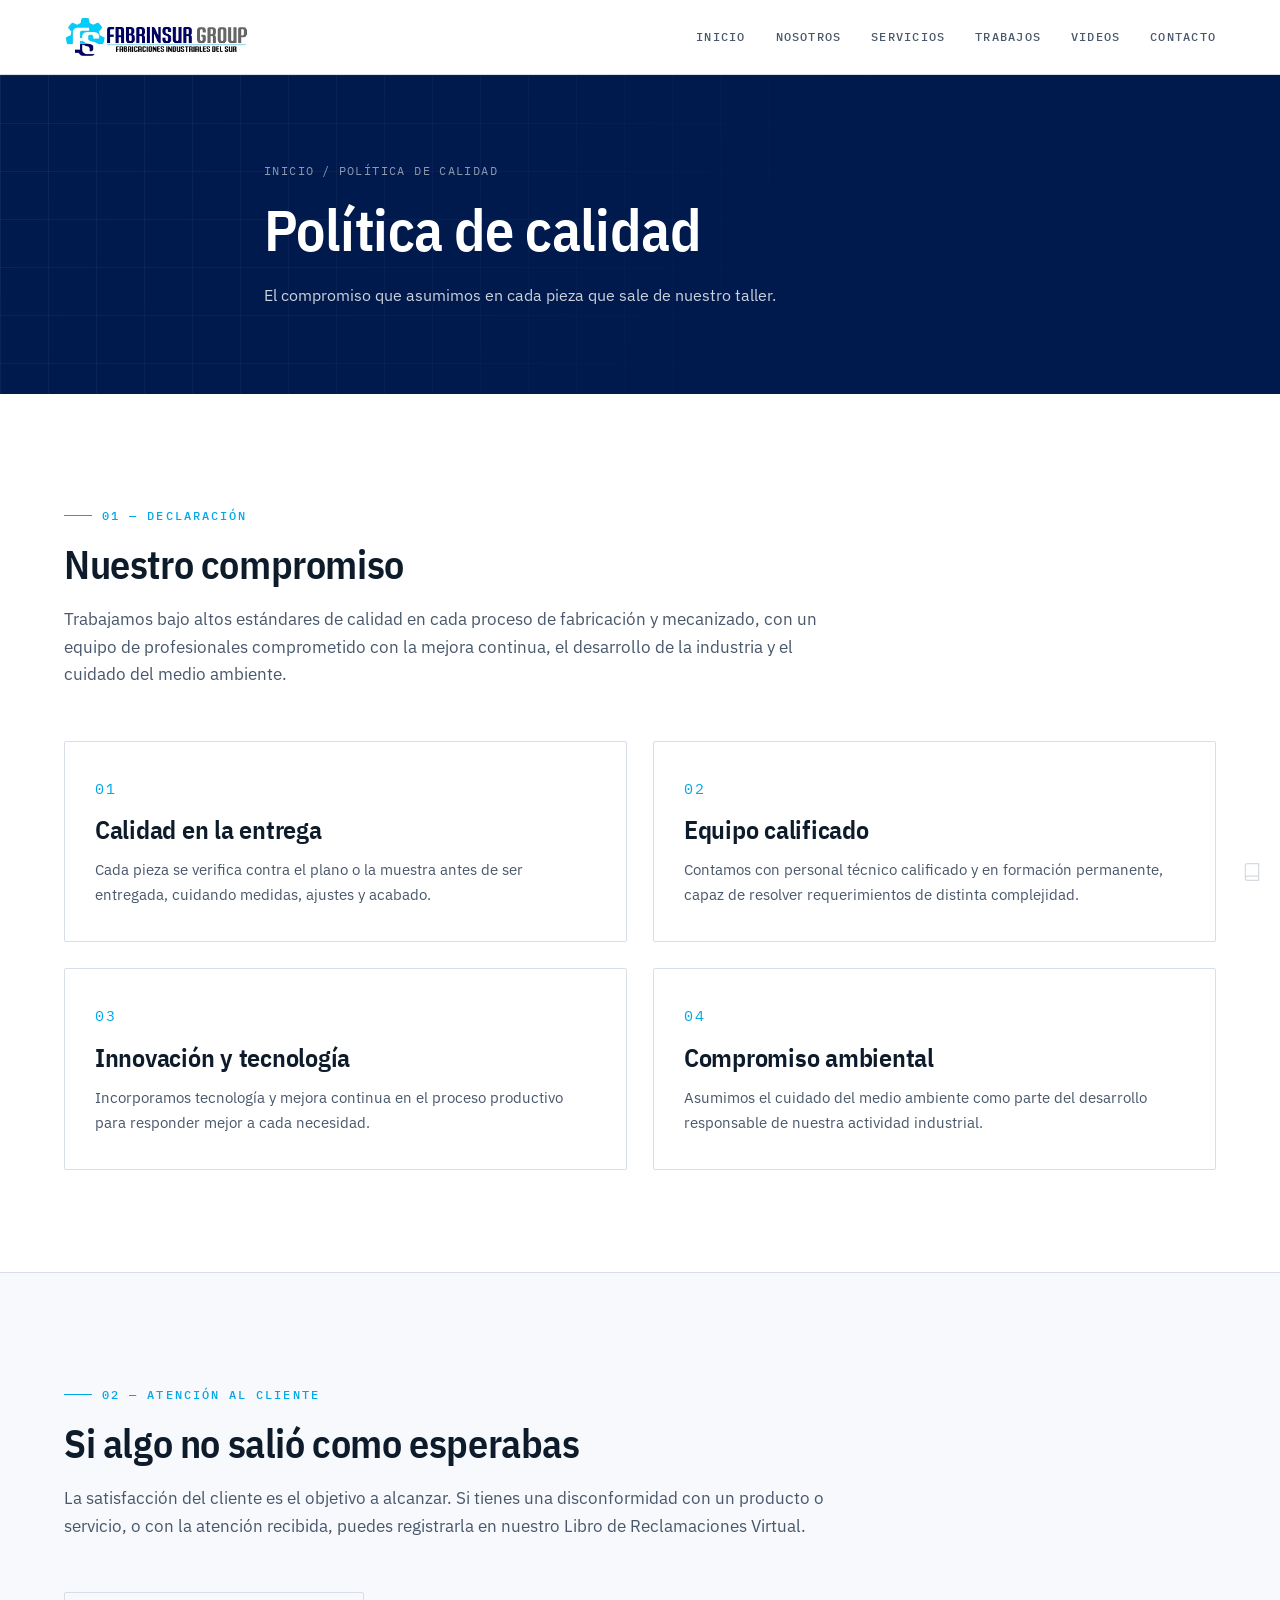
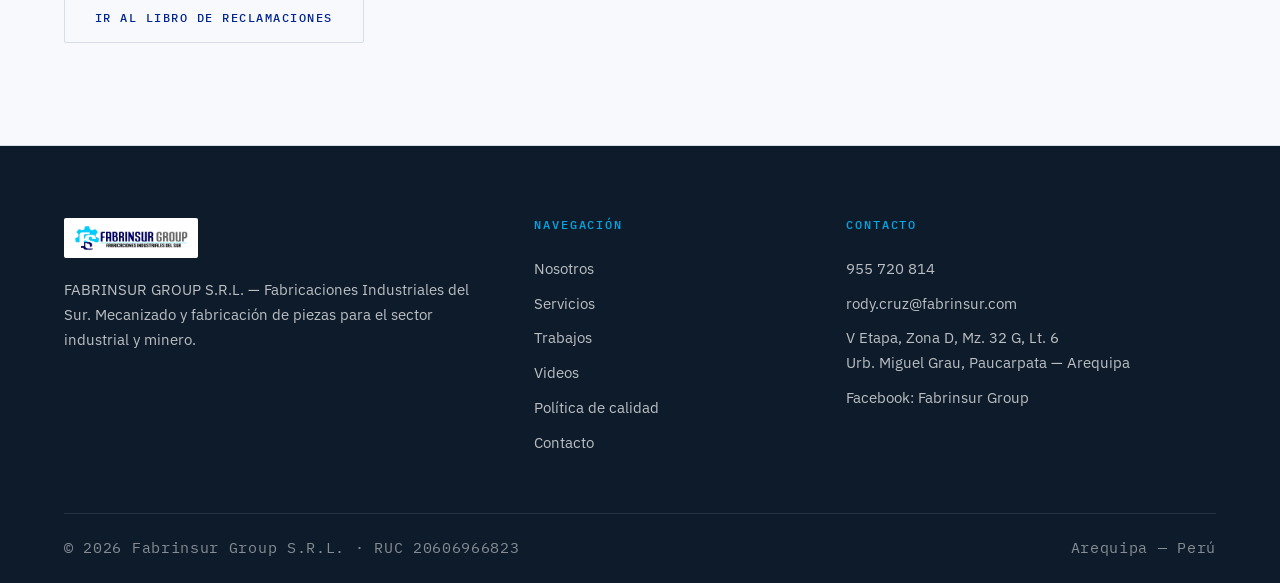
<file: politica.html>
<!DOCTYPE html>
<html lang="es">
<head>
    <meta charset="UTF-8">
    <meta name="viewport" content="width=device-width, initial-scale=1.0">
    <meta name="description" content="Política de calidad de FABRINSUR GROUP S.R.L.: estándares de fabricación, mejora continua y compromiso con el medio ambiente.">
    <meta name="theme-color" content="#002596">
    <title>Política de calidad | Fabrinsur Group S.R.L.</title>
    <link rel="preconnect" href="https://fonts.googleapis.com">
    <link rel="preconnect" href="https://fonts.gstatic.com" crossorigin>
    <link href="https://fonts.googleapis.com/css2?family=IBM+Plex+Mono:wght@400;500&family=IBM+Plex+Sans+Condensed:wght@500;600;700&family=IBM+Plex+Sans:wght@400;500;600&display=swap" rel="stylesheet">
    <link rel="stylesheet" href="css/base.css">
    <link rel="stylesheet" href="css/layout.css">
    <link rel="stylesheet" href="css/components.css">
    <link rel="stylesheet" href="css/pages.css">
</head>
<body>
    <a class="skip-link" href="#contenido">Saltar al contenido</a>

    <header class="site-header">
        <div class="container site-header__inner">
            <a href="index.html" class="brand" aria-label="Fabrinsur Group, ir al inicio">
                <img src="images/logo.jpg" alt="Fabrinsur Group — Fabricaciones Industriales del Sur">
            </a>
            <button class="nav-toggle" data-nav-toggle aria-label="Abrir menú" aria-expanded="false" aria-controls="menu">
                <span></span><span></span><span></span>
            </button>
            <nav class="nav" id="menu" data-nav aria-label="Navegación principal">
                <a class="nav__link" href="index.html">Inicio</a>
                <a class="nav__link" href="nosotros.html">Nosotros</a>
                <a class="nav__link" href="servicios.html">Servicios</a>
                <a class="nav__link" href="trabajos.html">Trabajos</a>
                <a class="nav__link" href="videos.html">Videos</a>
                <a class="nav__link" href="contacto.html">Contacto</a>
            </nav>
        </div>
    </header>

    <main id="contenido">
        <section class="page-head">
            <div class="container page-head__inner">
                <p class="breadcrumb"><a href="index.html">Inicio</a><span>/</span>Política de calidad</p>
                <h1>Política de calidad</h1>
                <p class="page-head__text">El compromiso que asumimos en cada pieza que sale de nuestro taller.</p>
            </div>
        </section>

        <section class="section">
            <div class="container">
                <div class="section__head">
                    <p class="eyebrow">01 — Declaración</p>
                    <h2>Nuestro compromiso</h2>
                    <p class="section__lead">Trabajamos bajo altos estándares de calidad en cada proceso de fabricación y mecanizado, con un equipo de profesionales comprometido con la mejora continua, el desarrollo de la industria y el cuidado del medio ambiente.</p>
                </div>

                <div class="grid grid--2">
                    <article class="card" data-reveal>
                        <p class="card__index">01</p>
                        <h3>Calidad en la entrega</h3>
                        <p>Cada pieza se verifica contra el plano o la muestra antes de ser entregada, cuidando medidas, ajustes y acabado.</p>
                    </article>
                    <article class="card" data-reveal>
                        <p class="card__index">02</p>
                        <h3>Equipo calificado</h3>
                        <p>Contamos con personal técnico calificado y en formación permanente, capaz de resolver requerimientos de distinta complejidad.</p>
                    </article>
                    <article class="card" data-reveal>
                        <p class="card__index">03</p>
                        <h3>Innovación y tecnología</h3>
                        <p>Incorporamos tecnología y mejora continua en el proceso productivo para responder mejor a cada necesidad.</p>
                    </article>
                    <article class="card" data-reveal>
                        <p class="card__index">04</p>
                        <h3>Compromiso ambiental</h3>
                        <p>Asumimos el cuidado del medio ambiente como parte del desarrollo responsable de nuestra actividad industrial.</p>
                    </article>
                </div>
            </div>
        </section>

        <section class="section section--tint">
            <div class="container">
                <div class="section__head">
                    <p class="eyebrow">02 — Atención al cliente</p>
                    <h2>Si algo no salió como esperabas</h2>
                    <p class="section__lead">La satisfacción del cliente es el objetivo a alcanzar. Si tienes una disconformidad con un producto o servicio, o con la atención recibida, puedes registrarla en nuestro Libro de Reclamaciones Virtual.</p>
                </div>
                <a class="btn btn--outline" href="libro-reclamaciones.html">Ir al Libro de Reclamaciones</a>
            </div>
        </section>
    </main>

    <footer class="site-footer">
        <div class="container">
            <div class="site-footer__grid">
                <div class="footer-brand">
                    <img src="images/logo.jpg" alt="Fabrinsur Group">
                    <p>FABRINSUR GROUP S.R.L. — Fabricaciones Industriales del Sur. Mecanizado y fabricación de piezas para el sector industrial y minero.</p>
                </div>
                <div>
                    <h4>Navegación</h4>
                    <ul>
                        <li><a href="nosotros.html">Nosotros</a></li>
                        <li><a href="servicios.html">Servicios</a></li>
                        <li><a href="trabajos.html">Trabajos</a></li>
                        <li><a href="videos.html">Videos</a></li>
                        <li><a href="politica.html">Política de calidad</a></li>
                        <li><a href="contacto.html">Contacto</a></li>
                    </ul>
                </div>
                <div>
                    <h4>Contacto</h4>
                    <ul>
                        <li><a href="tel:+51955720814">955 720 814</a></li>
                        <li><a href="mailto:rody.cruz@fabrinsur.com">rody.cruz@fabrinsur.com</a></li>
                        <li>V Etapa, Zona D, Mz. 32 G, Lt. 6<br>Urb. Miguel Grau, Paucarpata — Arequipa</li>
                        <li>Facebook: Fabrinsur Group</li>
                    </ul>
                </div>
            </div>
            <div class="site-footer__bottom">
                <p>© <span data-year>2026</span> Fabrinsur Group S.R.L. · RUC 20606966823</p>
                <p>Arequipa — Perú</p>
            </div>
        </div>
    </footer>

    <script src="js/main.js"></script>

    <a href="libro-reclamaciones.html" class="claims-book-btn" title="Libro de Reclamaciones" aria-label="Libro de Reclamaciones">
        <svg width="20" height="20" viewBox="0 0 24 24" fill="none" stroke="currentColor" stroke-width="1.5" stroke-linecap="round" stroke-linejoin="round"><path d="M4 19.5v-15A2.5 2.5 0 0 1 6.5 2H20v20H6.5a2.5 2.5 0 0 1 0-5H20"/></svg>
    </a>
</body>
</html>
</file>
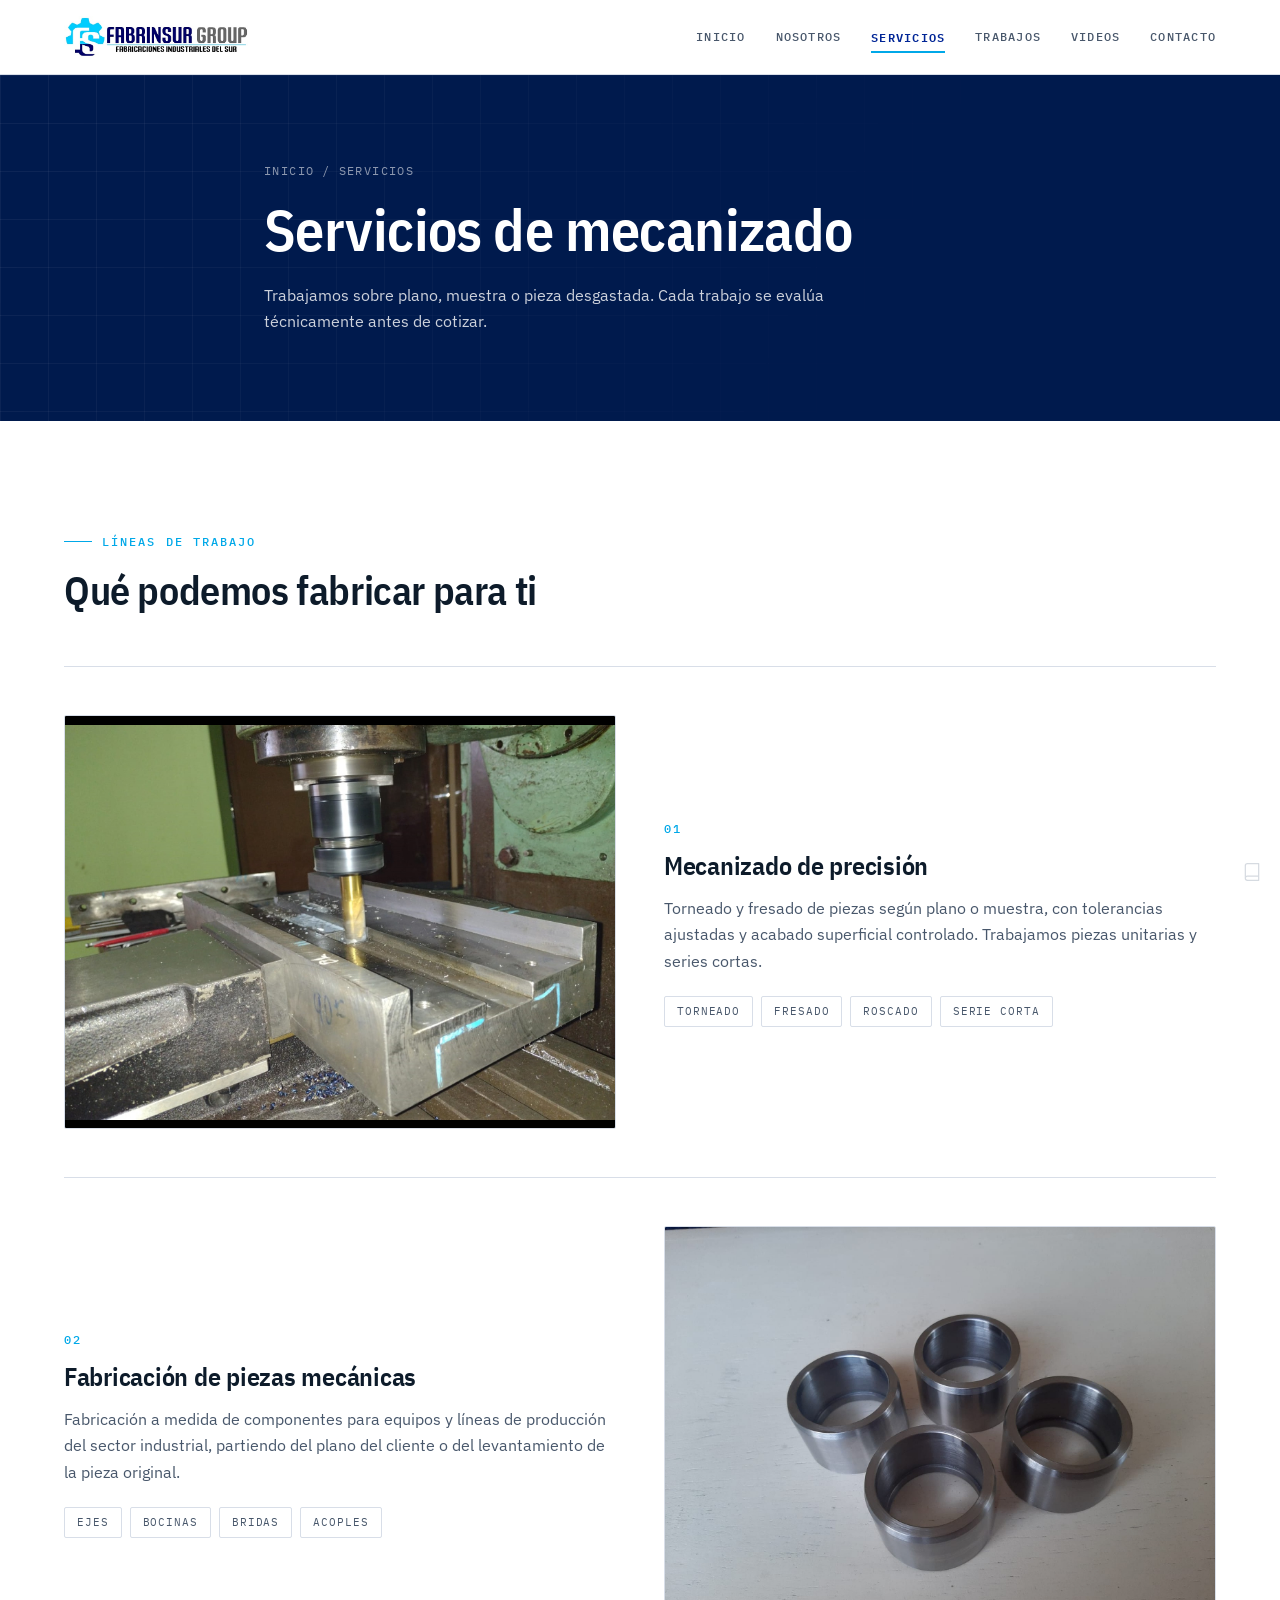
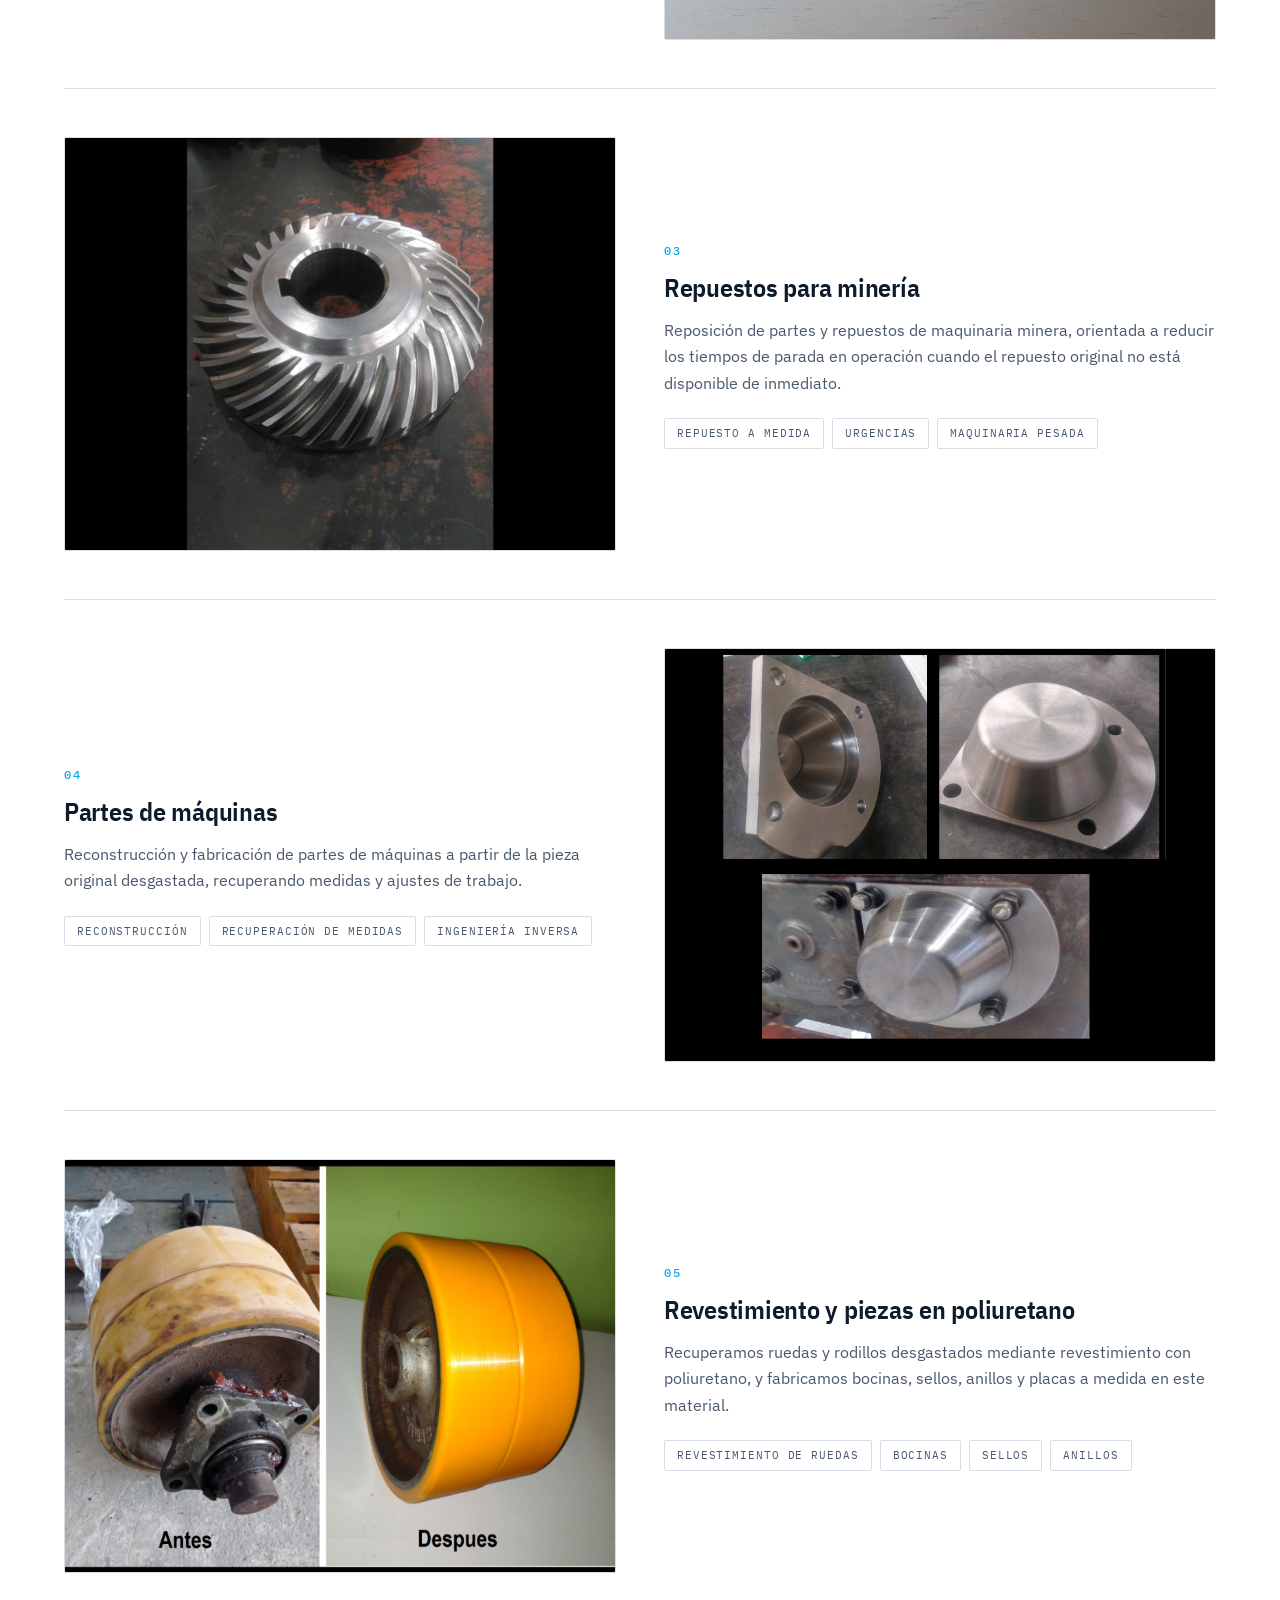
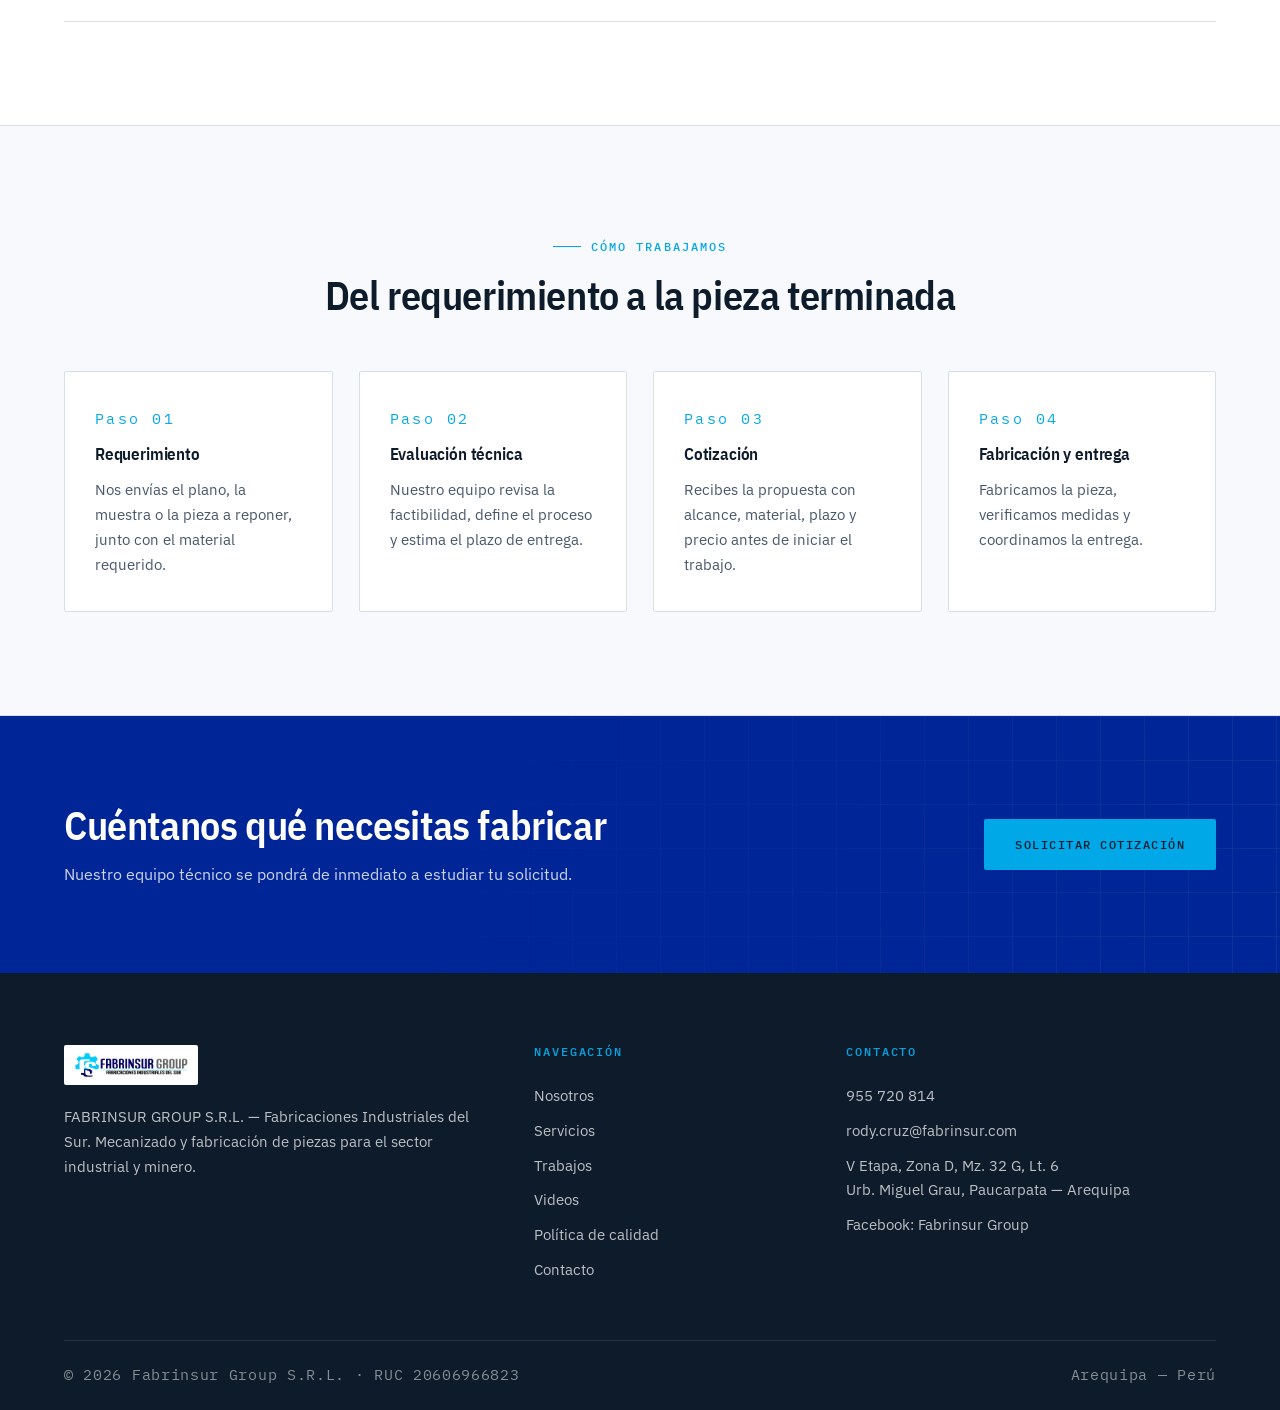
<file: servicios.html>
<!DOCTYPE html>
<html lang="es">
<head>
    <meta charset="UTF-8">
    <meta name="viewport" content="width=device-width, initial-scale=1.0">
    <meta name="description" content="Servicios de mecanizado de precisión, fabricación de piezas mecánicas, repuestos mineros, partes de máquinas y revestimiento de poliuretano — FABRINSUR GROUP S.R.L., Arequipa.">
    <meta name="theme-color" content="#002596">
    <title>Servicios | Fabrinsur Group S.R.L.</title>
    <link rel="preconnect" href="https://fonts.googleapis.com">
    <link rel="preconnect" href="https://fonts.gstatic.com" crossorigin>
    <link href="https://fonts.googleapis.com/css2?family=IBM+Plex+Mono:wght@400;500&family=IBM+Plex+Sans+Condensed:wght@500;600;700&family=IBM+Plex+Sans:wght@400;500;600&display=swap" rel="stylesheet">
    <link rel="stylesheet" href="css/base.css">
    <link rel="stylesheet" href="css/layout.css">
    <link rel="stylesheet" href="css/components.css">
    <link rel="stylesheet" href="css/pages.css">
</head>
<body>
    <a class="skip-link" href="#contenido">Saltar al contenido</a>

    <header class="site-header">
        <div class="container site-header__inner">
            <a href="index.html" class="brand" aria-label="Fabrinsur Group, ir al inicio">
                <img src="images/logo.jpg" alt="Fabrinsur Group — Fabricaciones Industriales del Sur">
            </a>
            <button class="nav-toggle" data-nav-toggle aria-label="Abrir menú" aria-expanded="false" aria-controls="menu">
                <span></span><span></span><span></span>
            </button>
            <nav class="nav" id="menu" data-nav aria-label="Navegación principal">
                <a class="nav__link" href="index.html">Inicio</a>
                <a class="nav__link" href="nosotros.html">Nosotros</a>
                <a class="nav__link" href="servicios.html" aria-current="page">Servicios</a>
                <a class="nav__link" href="trabajos.html">Trabajos</a>
                <a class="nav__link" href="videos.html">Videos</a>
                <a class="nav__link" href="contacto.html">Contacto</a>
            </nav>
        </div>
    </header>

    <main id="contenido">
        <section class="page-head">
            <div class="container page-head__inner">
                <p class="breadcrumb"><a href="index.html">Inicio</a><span>/</span>Servicios</p>
                <h1>Servicios de mecanizado</h1>
                <p class="page-head__text">Trabajamos sobre plano, muestra o pieza desgastada. Cada trabajo se evalúa técnicamente antes de cotizar.</p>
            </div>
        </section>

        <section class="section">
            <div class="container">
                <div class="section__head">
                    <p class="eyebrow">Líneas de trabajo</p>
                    <h2>Qué podemos fabricar para ti</h2>
                </div>

                <article class="service" data-reveal>
                    <figure class="service__media">
                        <img src="images/trabajos/fresado-pieza.jpg" alt="Fresado de una pieza sujeta en la prensa de la fresadora" loading="lazy">
                    </figure>
                    <div class="service__body">
                        <p class="service__num">01</p>
                        <h3>Mecanizado de precisión</h3>
                        <p>Torneado y fresado de piezas según plano o muestra, con tolerancias ajustadas y acabado superficial controlado. Trabajamos piezas unitarias y series cortas.</p>
                        <ul class="service__tags">
                            <li>Torneado</li>
                            <li>Fresado</li>
                            <li>Roscado</li>
                            <li>Serie corta</li>
                        </ul>
                    </div>
                </article>

                <article class="service" data-reveal>
                    <figure class="service__media">
                        <img src="images/trabajos/bocinas-torneadas.jpg" alt="Juego de bocinas de acero torneadas" loading="lazy">
                    </figure>
                    <div class="service__body">
                        <p class="service__num">02</p>
                        <h3>Fabricación de piezas mecánicas</h3>
                        <p>Fabricación a medida de componentes para equipos y líneas de producción del sector industrial, partiendo del plano del cliente o del levantamiento de la pieza original.</p>
                        <ul class="service__tags">
                            <li>Ejes</li>
                            <li>Bocinas</li>
                            <li>Bridas</li>
                            <li>Acoples</li>
                        </ul>
                    </div>
                </article>

                <article class="service" data-reveal>
                    <figure class="service__media">
                        <img src="images/trabajos/corona-conica.jpg" alt="Corona cónica de dentado espiral mecanizada" loading="lazy">
                    </figure>
                    <div class="service__body">
                        <p class="service__num">03</p>
                        <h3>Repuestos para minería</h3>
                        <p>Reposición de partes y repuestos de maquinaria minera, orientada a reducir los tiempos de parada en operación cuando el repuesto original no está disponible de inmediato.</p>
                        <ul class="service__tags">
                            <li>Repuesto a medida</li>
                            <li>Urgencias</li>
                            <li>Maquinaria pesada</li>
                        </ul>
                    </div>
                </article>

                <article class="service" data-reveal>
                    <figure class="service__media">
                        <img src="images/trabajos/tapa-equipo-reductor.jpg" alt="Tapa mecanizada para equipo reductor, antes y después del montaje" loading="lazy">
                    </figure>
                    <div class="service__body">
                        <p class="service__num">04</p>
                        <h3>Partes de máquinas</h3>
                        <p>Reconstrucción y fabricación de partes de máquinas a partir de la pieza original desgastada, recuperando medidas y ajustes de trabajo.</p>
                        <ul class="service__tags">
                            <li>Reconstrucción</li>
                            <li>Recuperación de medidas</li>
                            <li>Ingeniería inversa</li>
                        </ul>
                    </div>
                </article>

                <article class="service" data-reveal>
                    <figure class="service__media">
                        <img src="images/trabajos/revestimiento-rueda-poliuretano.jpg" alt="Rueda antes y después del revestimiento con poliuretano" loading="lazy">
                    </figure>
                    <div class="service__body">
                        <p class="service__num">05</p>
                        <h3>Revestimiento y piezas en poliuretano</h3>
                        <p>Recuperamos ruedas y rodillos desgastados mediante revestimiento con poliuretano, y fabricamos bocinas, sellos, anillos y placas a medida en este material.</p>
                        <ul class="service__tags">
                            <li>Revestimiento de ruedas</li>
                            <li>Bocinas</li>
                            <li>Sellos</li>
                            <li>Anillos</li>
                        </ul>
                    </div>
                </article>
            </div>
        </section>

        <section class="section section--tint">
            <div class="container">
                <div class="section__head section__head--center">
                    <p class="eyebrow">Cómo trabajamos</p>
                    <h2>Del requerimiento a la pieza terminada</h2>
                </div>

                <div class="grid grid--4">
                    <article class="card" data-reveal>
                        <p class="card__index">Paso 01</p>
                        <h4>Requerimiento</h4>
                        <p>Nos envías el plano, la muestra o la pieza a reponer, junto con el material requerido.</p>
                    </article>
                    <article class="card" data-reveal>
                        <p class="card__index">Paso 02</p>
                        <h4>Evaluación técnica</h4>
                        <p>Nuestro equipo revisa la factibilidad, define el proceso y estima el plazo de entrega.</p>
                    </article>
                    <article class="card" data-reveal>
                        <p class="card__index">Paso 03</p>
                        <h4>Cotización</h4>
                        <p>Recibes la propuesta con alcance, material, plazo y precio antes de iniciar el trabajo.</p>
                    </article>
                    <article class="card" data-reveal>
                        <p class="card__index">Paso 04</p>
                        <h4>Fabricación y entrega</h4>
                        <p>Fabricamos la pieza, verificamos medidas y coordinamos la entrega.</p>
                    </article>
                </div>
            </div>
        </section>

        <section class="cta">
            <div class="container cta__inner">
                <div>
                    <h2>Cuéntanos qué necesitas fabricar</h2>
                    <p>Nuestro equipo técnico se pondrá de inmediato a estudiar tu solicitud.</p>
                </div>
                <a class="btn btn--primary" href="contacto.html">Solicitar cotización</a>
            </div>
        </section>
    </main>

    <footer class="site-footer">
        <div class="container">
            <div class="site-footer__grid">
                <div class="footer-brand">
                    <img src="images/logo.jpg" alt="Fabrinsur Group">
                    <p>FABRINSUR GROUP S.R.L. — Fabricaciones Industriales del Sur. Mecanizado y fabricación de piezas para el sector industrial y minero.</p>
                </div>
                <div>
                    <h4>Navegación</h4>
                    <ul>
                        <li><a href="nosotros.html">Nosotros</a></li>
                        <li><a href="servicios.html">Servicios</a></li>
                        <li><a href="trabajos.html">Trabajos</a></li>
                        <li><a href="videos.html">Videos</a></li>
                        <li><a href="politica.html">Política de calidad</a></li>
                        <li><a href="contacto.html">Contacto</a></li>
                    </ul>
                </div>
                <div>
                    <h4>Contacto</h4>
                    <ul>
                        <li><a href="tel:+51955720814">955 720 814</a></li>
                        <li><a href="mailto:rody.cruz@fabrinsur.com">rody.cruz@fabrinsur.com</a></li>
                        <li>V Etapa, Zona D, Mz. 32 G, Lt. 6<br>Urb. Miguel Grau, Paucarpata — Arequipa</li>
                        <li>Facebook: Fabrinsur Group</li>
                    </ul>
                </div>
            </div>
            <div class="site-footer__bottom">
                <p>© <span data-year>2026</span> Fabrinsur Group S.R.L. · RUC 20606966823</p>
                <p>Arequipa — Perú</p>
            </div>
        </div>
    </footer>

    <script src="js/main.js"></script>

    <a href="libro-reclamaciones.html" class="claims-book-btn" title="Libro de Reclamaciones" aria-label="Libro de Reclamaciones">
        <svg width="20" height="20" viewBox="0 0 24 24" fill="none" stroke="currentColor" stroke-width="1.5" stroke-linecap="round" stroke-linejoin="round"><path d="M4 19.5v-15A2.5 2.5 0 0 1 6.5 2H20v20H6.5a2.5 2.5 0 0 1 0-5H20"/></svg>
    </a>
</body>
</html>
</file>
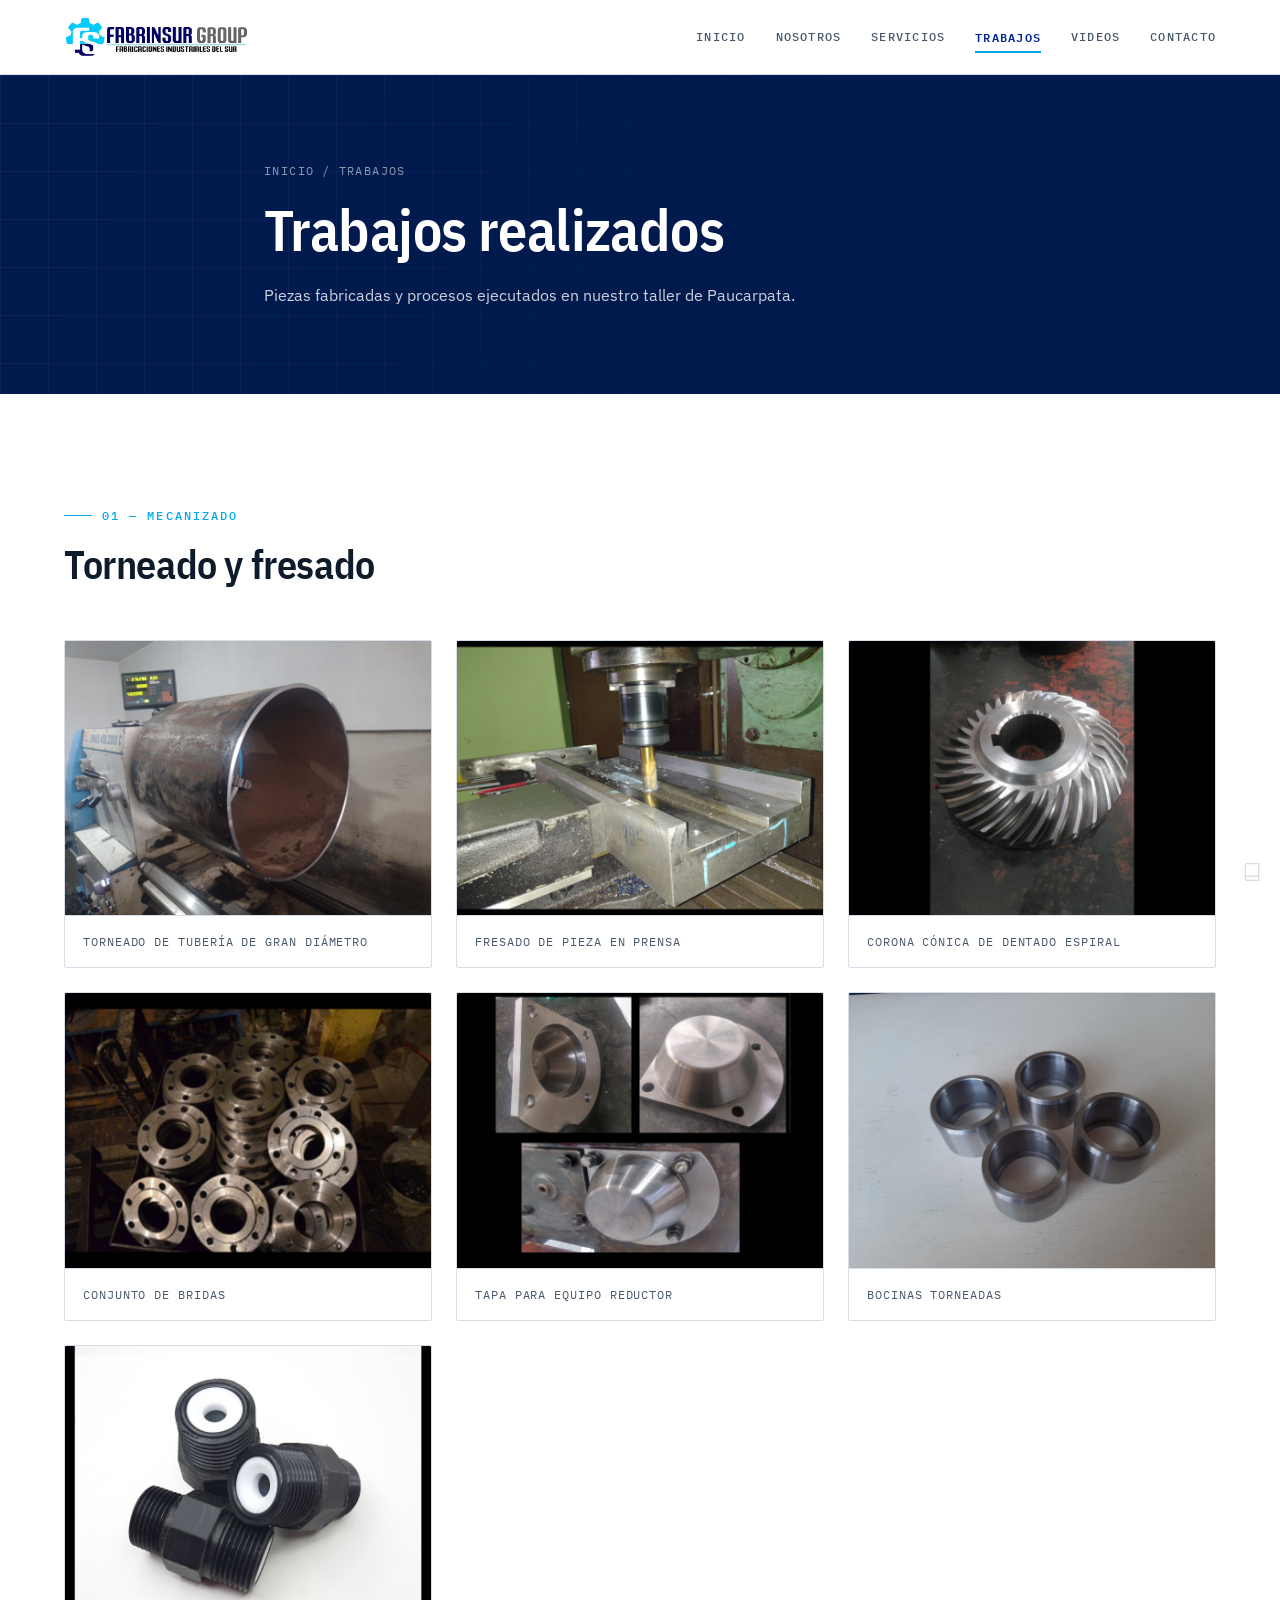
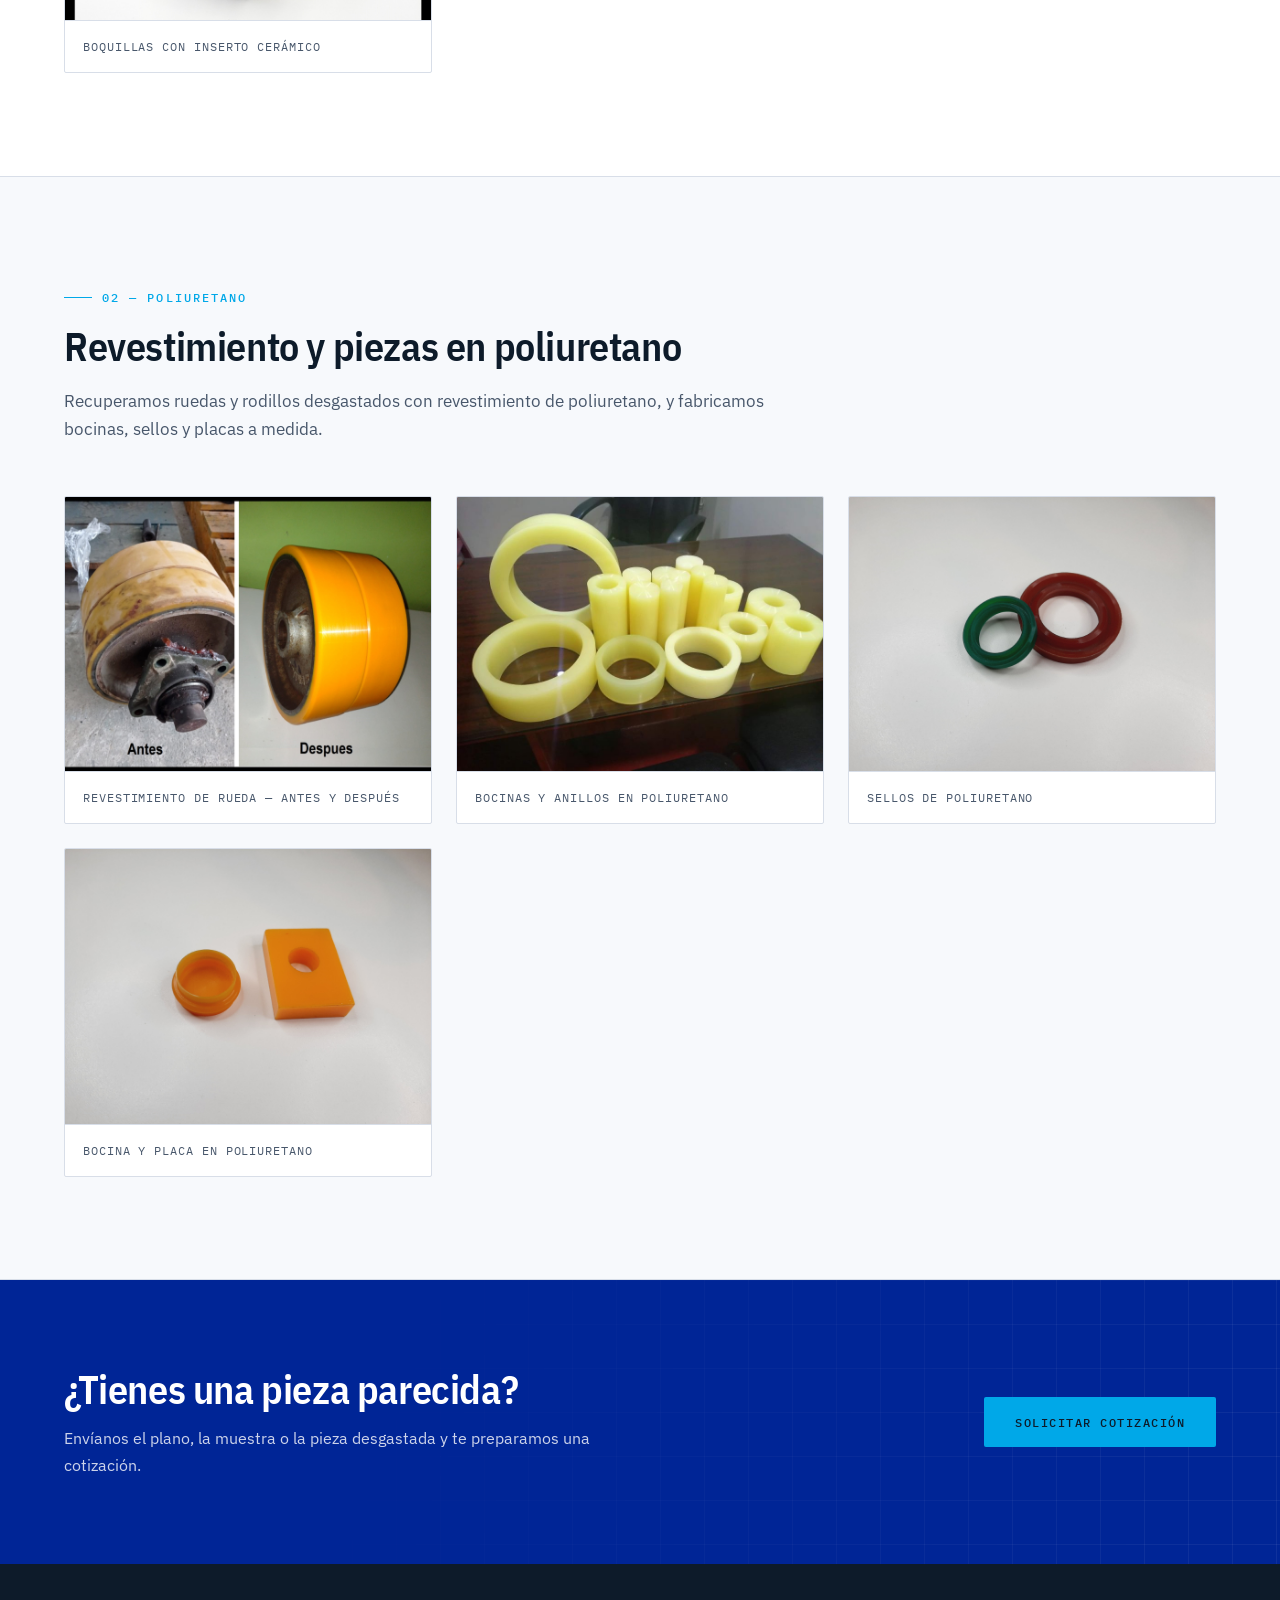
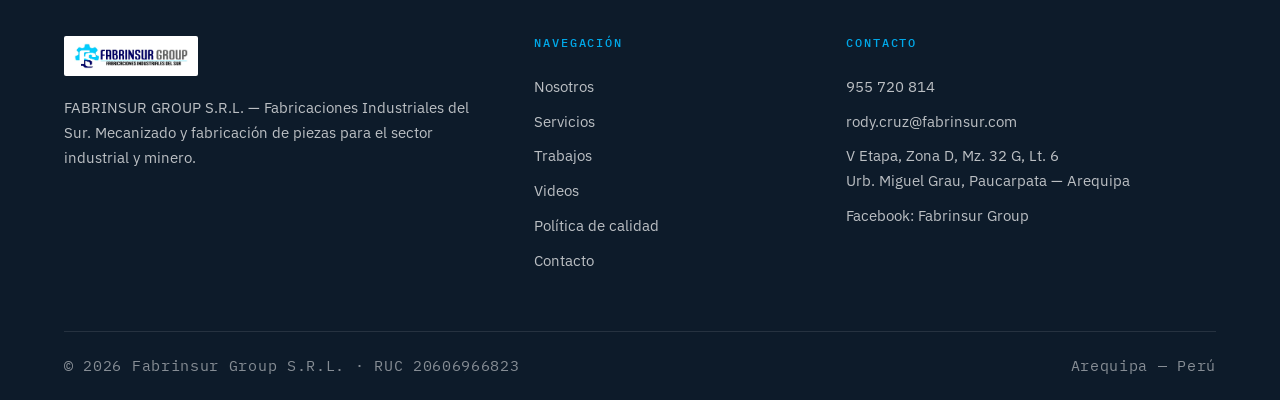
<file: trabajos.html>
<!DOCTYPE html>
<html lang="es">
<head>
    <meta charset="UTF-8">
    <meta name="viewport" content="width=device-width, initial-scale=1.0">
    <meta name="description" content="Trabajos realizados por FABRINSUR GROUP S.R.L.: torneado de tubería, bridas, coronas cónicas, bocinas y revestimiento de poliuretano.">
    <meta name="theme-color" content="#002596">
    <title>Trabajos realizados | Fabrinsur Group S.R.L.</title>
    <link rel="preconnect" href="https://fonts.googleapis.com">
    <link rel="preconnect" href="https://fonts.gstatic.com" crossorigin>
    <link href="https://fonts.googleapis.com/css2?family=IBM+Plex+Mono:wght@400;500&family=IBM+Plex+Sans+Condensed:wght@500;600;700&family=IBM+Plex+Sans:wght@400;500;600&display=swap" rel="stylesheet">
    <link rel="stylesheet" href="css/base.css">
    <link rel="stylesheet" href="css/layout.css">
    <link rel="stylesheet" href="css/components.css">
    <link rel="stylesheet" href="css/pages.css">
</head>
<body>
    <a class="skip-link" href="#contenido">Saltar al contenido</a>

    <header class="site-header">
        <div class="container site-header__inner">
            <a href="index.html" class="brand" aria-label="Fabrinsur Group, ir al inicio">
                <img src="images/logo.jpg" alt="Fabrinsur Group — Fabricaciones Industriales del Sur">
            </a>
            <button class="nav-toggle" data-nav-toggle aria-label="Abrir menú" aria-expanded="false" aria-controls="menu">
                <span></span><span></span><span></span>
            </button>
            <nav class="nav" id="menu" data-nav aria-label="Navegación principal">
                <a class="nav__link" href="index.html">Inicio</a>
                <a class="nav__link" href="nosotros.html">Nosotros</a>
                <a class="nav__link" href="servicios.html">Servicios</a>
                <a class="nav__link" href="trabajos.html" aria-current="page">Trabajos</a>
                <a class="nav__link" href="videos.html">Videos</a>
                <a class="nav__link" href="contacto.html">Contacto</a>
            </nav>
        </div>
    </header>

    <main id="contenido">
        <section class="page-head">
            <div class="container page-head__inner">
                <p class="breadcrumb"><a href="index.html">Inicio</a><span>/</span>Trabajos</p>
                <h1>Trabajos realizados</h1>
                <p class="page-head__text">Piezas fabricadas y procesos ejecutados en nuestro taller de Paucarpata.</p>
            </div>
        </section>

        <section class="section">
            <div class="container">
                <div class="section__head">
                    <p class="eyebrow">01 — Mecanizado</p>
                    <h2>Torneado y fresado</h2>
                </div>

                <div class="gallery">
                    <figure class="gallery__item" data-reveal>
                        <img src="images/trabajos/torneado-tuberia.jpg" alt="Torneado de tubería de gran diámetro en torno SINUS 400/2000" loading="lazy">
                        <figcaption>Torneado de tubería de gran diámetro</figcaption>
                    </figure>
                    <figure class="gallery__item" data-reveal>
                        <img src="images/trabajos/fresado-pieza.jpg" alt="Fresado de pieza sujeta en prensa de fresadora" loading="lazy">
                        <figcaption>Fresado de pieza en prensa</figcaption>
                    </figure>
                    <figure class="gallery__item" data-reveal>
                        <img src="images/trabajos/corona-conica.jpg" alt="Corona cónica de dentado espiral mecanizada" loading="lazy">
                        <figcaption>Corona cónica de dentado espiral</figcaption>
                    </figure>
                    <figure class="gallery__item" data-reveal>
                        <img src="images/trabajos/conjunto-bridas.jpg" alt="Conjunto de bridas mecanizadas listas para entrega" loading="lazy">
                        <figcaption>Conjunto de bridas</figcaption>
                    </figure>
                    <figure class="gallery__item" data-reveal>
                        <img src="images/trabajos/tapa-equipo-reductor.jpg" alt="Tapa mecanizada para equipo reductor, antes y después del montaje" loading="lazy">
                        <figcaption>Tapa para equipo reductor</figcaption>
                    </figure>
                    <figure class="gallery__item" data-reveal>
                        <img src="images/trabajos/bocinas-torneadas.jpg" alt="Juego de bocinas de acero torneadas" loading="lazy">
                        <figcaption>Bocinas torneadas</figcaption>
                    </figure>
                    <figure class="gallery__item" data-reveal>
                        <img src="images/trabajos/boquillas-ceramica.jpg" alt="Boquillas con inserto cerámico" loading="lazy">
                        <figcaption>Boquillas con inserto cerámico</figcaption>
                    </figure>
                </div>
            </div>
        </section>

        <section class="section section--tint">
            <div class="container">
                <div class="section__head">
                    <p class="eyebrow">02 — Poliuretano</p>
                    <h2>Revestimiento y piezas en poliuretano</h2>
                    <p class="section__lead">Recuperamos ruedas y rodillos desgastados con revestimiento de poliuretano, y fabricamos bocinas, sellos y placas a medida.</p>
                </div>

                <div class="gallery">
                    <figure class="gallery__item" data-reveal>
                        <img src="images/trabajos/revestimiento-rueda-poliuretano.jpg" alt="Rueda antes y después del revestimiento con poliuretano" loading="lazy">
                        <figcaption>Revestimiento de rueda — antes y después</figcaption>
                    </figure>
                    <figure class="gallery__item" data-reveal>
                        <img src="images/trabajos/piezas-poliuretano.jpg" alt="Bocinas, anillos y casquillos fabricados en poliuretano" loading="lazy">
                        <figcaption>Bocinas y anillos en poliuretano</figcaption>
                    </figure>
                    <figure class="gallery__item" data-reveal>
                        <img src="images/trabajos/sellos-poliuretano.jpg" alt="Sellos de poliuretano de distintos diámetros" loading="lazy">
                        <figcaption>Sellos de poliuretano</figcaption>
                    </figure>
                    <figure class="gallery__item" data-reveal>
                        <img src="images/trabajos/bocina-placa-poliuretano.jpg" alt="Bocina y placa mecanizadas en poliuretano" loading="lazy">
                        <figcaption>Bocina y placa en poliuretano</figcaption>
                    </figure>
                </div>
            </div>
        </section>

        <section class="cta">
            <div class="container cta__inner">
                <div>
                    <h2>¿Tienes una pieza parecida?</h2>
                    <p>Envíanos el plano, la muestra o la pieza desgastada y te preparamos una cotización.</p>
                </div>
                <a class="btn btn--primary" href="contacto.html">Solicitar cotización</a>
            </div>
        </section>
    </main>

    <footer class="site-footer">
        <div class="container">
            <div class="site-footer__grid">
                <div class="footer-brand">
                    <img src="images/logo.jpg" alt="Fabrinsur Group">
                    <p>FABRINSUR GROUP S.R.L. — Fabricaciones Industriales del Sur. Mecanizado y fabricación de piezas para el sector industrial y minero.</p>
                </div>
                <div>
                    <h4>Navegación</h4>
                    <ul>
                        <li><a href="nosotros.html">Nosotros</a></li>
                        <li><a href="servicios.html">Servicios</a></li>
                        <li><a href="trabajos.html">Trabajos</a></li>
                        <li><a href="videos.html">Videos</a></li>
                        <li><a href="politica.html">Política de calidad</a></li>
                        <li><a href="contacto.html">Contacto</a></li>
                    </ul>
                </div>
                <div>
                    <h4>Contacto</h4>
                    <ul>
                        <li><a href="tel:+51955720814">955 720 814</a></li>
                        <li><a href="mailto:rody.cruz@fabrinsur.com">rody.cruz@fabrinsur.com</a></li>
                        <li>V Etapa, Zona D, Mz. 32 G, Lt. 6<br>Urb. Miguel Grau, Paucarpata — Arequipa</li>
                        <li>Facebook: Fabrinsur Group</li>
                    </ul>
                </div>
            </div>
            <div class="site-footer__bottom">
                <p>© <span data-year>2026</span> Fabrinsur Group S.R.L. · RUC 20606966823</p>
                <p>Arequipa — Perú</p>
            </div>
        </div>
    </footer>

    <script src="js/main.js"></script>

    <a href="libro-reclamaciones.html" class="claims-book-btn" title="Libro de Reclamaciones" aria-label="Libro de Reclamaciones">
        <svg width="20" height="20" viewBox="0 0 24 24" fill="none" stroke="currentColor" stroke-width="1.5" stroke-linecap="round" stroke-linejoin="round"><path d="M4 19.5v-15A2.5 2.5 0 0 1 6.5 2H20v20H6.5a2.5 2.5 0 0 1 0-5H20"/></svg>
    </a>
</body>
</html>
</file>
<file: css/base.css>
/* ==========================================================================
   base.css — variables, reinicio y tipografía
   ========================================================================== */

:root {
    /* Marca */
    --brand: #002596;
    --brand-dark: #001a4d;
    --accent: #00a8e8;

    /* Neutros acero */
    --ink: #0d1b2a;
    --steel-900: #16263a;
    --steel-600: #48576b;
    --steel-400: #78879b;
    --steel-100: #eef1f6;
    --steel-50: #f7f9fc;
    --line: #d8dee8;
    --white: #ffffff;

    /* Estado */
    --danger: #c0392b;
    --success: #1a7f4b;
    --warning: #b07d00;

    /* Tipografía */
    --font-body: 'IBM Plex Sans', system-ui, sans-serif;
    --font-display: 'IBM Plex Sans Condensed', 'IBM Plex Sans', sans-serif;
    --font-mono: 'IBM Plex Mono', ui-monospace, monospace;

    /* Métricas */
    --container: 1200px;
    --radius: 2px;
    --transition: 180ms ease;
}

*,
*::before,
*::after { margin: 0; padding: 0; box-sizing: border-box; }

html {
    scroll-behavior: smooth;
    scroll-padding-top: 90px;
    -webkit-text-size-adjust: 100%;
}

body {
    font-family: var(--font-body);
    font-size: 16px;
    line-height: 1.65;
    color: var(--steel-600);
    background-color: var(--white);
    -webkit-font-smoothing: antialiased;
}

a { color: inherit; text-decoration: none; transition: color var(--transition); }
img, svg { max-width: 100%; display: block; }
button, input, select, textarea { font: inherit; }
button { cursor: pointer; background: none; border: none; }

h1, h2, h3, h4 {
    font-family: var(--font-display);
    color: var(--ink);
    font-weight: 600;
    line-height: 1.18;
    letter-spacing: -0.01em;
}

h1 { font-size: clamp(2.2rem, 5vw, 3.6rem); }
h2 { font-size: clamp(1.7rem, 3.4vw, 2.5rem); }
h3 { font-size: clamp(1.25rem, 2.2vw, 1.6rem); }
h4 { font-size: 1.05rem; }

strong { color: var(--ink); font-weight: 600; }

::selection { background-color: var(--brand); color: var(--white); }

:focus-visible {
    outline: 2px solid var(--accent);
    outline-offset: 2px;
}

/* --- Utilidades --- */

.container {
    width: 100%;
    max-width: var(--container);
    margin-inline: auto;
    padding-inline: 24px;
}

/* Etiqueta técnica monoespaciada: "01 — SERVICIOS" */
.eyebrow {
    display: inline-flex;
    align-items: center;
    gap: 10px;
    font-family: var(--font-mono);
    font-size: 0.72rem;
    font-weight: 500;
    letter-spacing: 0.18em;
    text-transform: uppercase;
    color: var(--accent);
}

.eyebrow::before {
    content: '';
    width: 28px;
    height: 1px;
    background-color: currentColor;
}

.visually-hidden {
    position: absolute;
    width: 1px;
    height: 1px;
    overflow: hidden;
    clip: rect(0 0 0 0);
    white-space: nowrap;
}

.skip-link {
    position: absolute;
    left: 24px;
    top: -60px;
    z-index: 1200;
    padding: 10px 18px;
    background-color: var(--brand);
    color: var(--white);
    font-family: var(--font-mono);
    font-size: 0.8rem;
    transition: top var(--transition);
}

.skip-link:focus { top: 16px; }

@media (prefers-reduced-motion: reduce) {
    html { scroll-behavior: auto; }
    *, *::before, *::after {
        animation-duration: 0.01ms !important;
        transition-duration: 0.01ms !important;
    }
}
</file>
<file: css/layout.css>
/* ==========================================================================
   layout.css — cabecera, navegación, secciones, portada y pie
   ========================================================================== */

/* --- Cabecera --- */
.site-header {
    position: sticky;
    top: 0;
    z-index: 1000;
    background-color: var(--white);
    border-bottom: 1px solid var(--line);
}

.site-header__inner {
    display: flex;
    align-items: center;
    justify-content: space-between;
    gap: 24px;
    min-height: 74px;
}

.brand img { height: 42px; width: auto; }

.nav { display: flex; align-items: center; gap: 30px; }

.nav__link {
    position: relative;
    font-family: var(--font-mono);
    font-size: 0.76rem;
    font-weight: 500;
    letter-spacing: 0.1em;
    text-transform: uppercase;
    color: var(--steel-600);
    white-space: nowrap;
    padding: 6px 0;
}

.nav__link::after {
    content: '';
    position: absolute;
    left: 0;
    bottom: 0;
    width: 0;
    height: 2px;
    background-color: var(--accent);
    transition: width var(--transition);
}

.nav__link:hover { color: var(--brand); }
.nav__link:hover::after { width: 100%; }

.nav__link[aria-current="page"] {
    color: var(--brand);
    font-weight: 600;
}

.nav__link[aria-current="page"]::after { width: 100%; }

/* Acceso al libro de reclamaciones, destacado como acción */
.nav__link--claims {
    border: 1px solid var(--line);
    border-radius: var(--radius);
    padding: 8px 14px;
    color: var(--brand);
}

.nav__link--claims::after { display: none; }

.nav__link--claims:hover {
    background-color: var(--brand);
    border-color: var(--brand);
    color: var(--white);
}

.nav-toggle { display: none; flex-direction: column; gap: 5px; padding: 8px; }

.nav-toggle span {
    display: block;
    width: 24px;
    height: 2px;
    background-color: var(--ink);
    transition: transform var(--transition), opacity var(--transition);
}

.nav-toggle[aria-expanded="true"] span:nth-child(1) { transform: translateY(7px) rotate(45deg); }
.nav-toggle[aria-expanded="true"] span:nth-child(2) { opacity: 0; }
.nav-toggle[aria-expanded="true"] span:nth-child(3) { transform: translateY(-7px) rotate(-45deg); }

/* --- Secciones --- */
.section { padding: clamp(60px, 8vw, 110px) 0; }
.section--tint { background-color: var(--steel-50); border-block: 1px solid var(--line); }

.section__head { max-width: 760px; margin-bottom: 52px; }
.section__head--center { margin-inline: auto; text-align: center; }
.section__head--center .eyebrow { justify-content: center; }
.section__head h2 { margin-top: 16px; }

.section__lead {
    margin-top: 18px;
    font-size: 1.05rem;
    color: var(--steel-600);
}

/* --- Portada (hero) --- */
.hero {
    position: relative;
    display: flex;
    align-items: center;
    min-height: 600px;
    padding: clamp(70px, 10vw, 130px) 0;
    background: var(--brand-dark) url('../images/trabajos/torneado-tuberia.jpg') center/cover no-repeat;
    color: var(--white);
    overflow: hidden;
}

.hero::before {
    content: '';
    position: absolute;
    inset: 0;
    background: linear-gradient(105deg, rgba(4, 14, 34, 0.90) 0%, rgba(0, 26, 77, 0.76) 52%, rgba(0, 37, 150, 0.50) 100%);
}

/* Retícula tipo plano técnico */
.hero::after {
    content: '';
    position: absolute;
    inset: 0;
    background-image:
        linear-gradient(rgba(255, 255, 255, 0.055) 1px, transparent 1px),
        linear-gradient(90deg, rgba(255, 255, 255, 0.055) 1px, transparent 1px);
    background-size: 56px 56px;
    mask-image: linear-gradient(120deg, #000 10%, transparent 78%);
}

.hero__inner { position: relative; z-index: 2; max-width: 820px; }

.hero h1 { color: var(--white); margin: 20px 0 8px; }

.hero__tagline {
    font-family: var(--font-mono);
    font-size: clamp(0.8rem, 1.6vw, 0.95rem);
    letter-spacing: 0.22em;
    text-transform: uppercase;
    color: var(--accent);
}

.hero__text {
    margin: 24px 0 40px;
    max-width: 620px;
    font-size: 1.08rem;
    color: rgba(255, 255, 255, 0.82);
}

.hero__actions { display: flex; flex-wrap: wrap; gap: 14px; }

/* --- Cabecera interior de página --- */
.page-head {
    position: relative;
    padding: clamp(50px, 7vw, 86px) 0;
    background-color: var(--brand-dark);
    color: var(--white);
    overflow: hidden;
}

.page-head::after {
    content: '';
    position: absolute;
    inset: 0;
    background-image:
        linear-gradient(rgba(255, 255, 255, 0.05) 1px, transparent 1px),
        linear-gradient(90deg, rgba(255, 255, 255, 0.05) 1px, transparent 1px);
    background-size: 48px 48px;
    mask-image: linear-gradient(115deg, #000 5%, transparent 70%);
}

.page-head__inner { position: relative; z-index: 2; max-width: 800px; }
.page-head h1 { color: var(--white); margin: 16px 0 0; }

.page-head__text {
    margin-top: 18px;
    max-width: 640px;
    color: rgba(255, 255, 255, 0.8);
}

/* Migas de pan */
.breadcrumb {
    font-family: var(--font-mono);
    font-size: 0.72rem;
    letter-spacing: 0.12em;
    text-transform: uppercase;
    color: rgba(255, 255, 255, 0.55);
    margin-bottom: 4px;
}

.breadcrumb a:hover { color: var(--accent); }
.breadcrumb span { margin-inline: 8px; }

/* --- Pie de página --- */
.site-footer {
    background-color: var(--ink);
    color: rgba(255, 255, 255, 0.72);
    padding: 72px 0 0;
}

.site-footer__grid {
    display: grid;
    grid-template-columns: 1.6fr 1fr 1.4fr;
    gap: 48px;
    padding-bottom: 52px;
}

.site-footer h4 {
    font-family: var(--font-mono);
    font-size: 0.72rem;
    font-weight: 500;
    letter-spacing: 0.16em;
    text-transform: uppercase;
    color: var(--accent);
    margin-bottom: 20px;
}

.site-footer p { font-size: 0.94rem; }
.site-footer ul { list-style: none; }
.site-footer li { padding: 5px 0; font-size: 0.94rem; }
.site-footer a:hover { color: var(--white); }

.footer-brand img {
    height: 40px;
    width: auto;
    margin-bottom: 20px;
    background-color: var(--white);
    padding: 7px 10px;
    border-radius: var(--radius);
}

.site-footer__bottom {
    display: flex;
    flex-wrap: wrap;
    justify-content: space-between;
    gap: 12px;
    padding: 22px 0;
    border-top: 1px solid rgba(255, 255, 255, 0.1);
    font-family: var(--font-mono);
    font-size: 0.72rem;
    letter-spacing: 0.06em;
    color: rgba(255, 255, 255, 0.5);
}

/* --- Adaptación a pantallas menores --- */
@media (max-width: 960px) {
    .nav-toggle { display: flex; }

    .nav {
        position: absolute;
        top: 100%;
        left: 0;
        right: 0;
        display: none;
        flex-direction: column;
        align-items: stretch;
        gap: 0;
        padding: 8px 0;
        background-color: var(--white);
        border-bottom: 1px solid var(--line);
        box-shadow: 0 18px 40px rgba(13, 27, 42, 0.12);
    }

    .nav.is-open { display: flex; }

    .nav__link { padding: 14px 24px; font-size: 0.8rem; }
    .nav__link::after { display: none; }
    .nav__link--claims { margin: 8px 24px; text-align: center; }

    .site-footer__grid { grid-template-columns: 1fr 1fr; gap: 36px; }
}

@media (max-width: 640px) {
    .site-footer__grid { grid-template-columns: 1fr; }
    .hero { min-height: 480px; }
    .hero__actions .btn { width: 100%; }
}
</file>
<file: css/components.css>
/* ==========================================================================
   components.css — botones, tarjetas, tablas de datos y formularios
   ========================================================================== */

/* --- Botones --- */
.btn {
    display: inline-flex;
    align-items: center;
    justify-content: center;
    gap: 10px;
    padding: 14px 30px;
    border: 1px solid transparent;
    border-radius: var(--radius);
    font-family: var(--font-mono);
    font-size: 0.78rem;
    font-weight: 500;
    letter-spacing: 0.12em;
    text-transform: uppercase;
    transition: background-color var(--transition), color var(--transition), border-color var(--transition);
}

.btn--primary { background-color: var(--accent); color: var(--ink); }
.btn--primary:hover { background-color: #21c3ff; }

.btn--solid { background-color: var(--brand); color: var(--white); }
.btn--solid:hover { background-color: var(--brand-dark); }

.btn--ghost { border-color: rgba(255, 255, 255, 0.45); color: var(--white); }
.btn--ghost:hover { background-color: var(--white); color: var(--brand); border-color: var(--white); }

.btn--outline { border-color: var(--line); color: var(--brand); }
.btn--outline:hover { background-color: var(--brand); color: var(--white); border-color: var(--brand); }

.btn[disabled] { opacity: 0.55; cursor: not-allowed; }

/* --- Tarjetas --- */
.card {
    position: relative;
    padding: 34px 30px;
    background-color: var(--white);
    border: 1px solid var(--line);
    border-radius: var(--radius);
    transition: border-color var(--transition), transform var(--transition);
}

.card:hover { border-color: var(--accent); transform: translateY(-3px); }

.card__index {
    font-family: var(--font-mono);
    font-size: 0.72rem;
    letter-spacing: 0.16em;
    color: var(--accent);
}

.card h3, .card h4 { margin: 14px 0 12px; }
.card p { font-size: 0.95rem; }

.card__list {
    list-style: none;
    margin-top: 18px;
    padding-top: 18px;
    border-top: 1px solid var(--line);
}

.card__list li {
    position: relative;
    padding: 6px 0 6px 20px;
    font-size: 0.9rem;
}

.card__list li::before {
    content: '';
    position: absolute;
    left: 0;
    top: 15px;
    width: 6px;
    height: 6px;
    background-color: var(--accent);
}

.card__icon {
    display: flex;
    align-items: center;
    justify-content: center;
    width: 52px;
    height: 52px;
    border: 1px solid var(--line);
    border-radius: var(--radius);
    color: var(--brand);
    margin-bottom: 22px;
}

.card__icon svg { width: 26px; height: 26px; }

/* --- Rejillas reutilizables --- */
.grid { display: grid; gap: 26px; }
.grid--2 { grid-template-columns: repeat(2, 1fr); }
.grid--3 { grid-template-columns: repeat(3, 1fr); }
.grid--4 { grid-template-columns: repeat(4, 1fr); }
.grid--auto { grid-template-columns: repeat(auto-fit, minmax(230px, 1fr)); }
.grid--split { grid-template-columns: 1.05fr 0.95fr; gap: 56px; align-items: center; }

@media (max-width: 960px) {
    .grid--3, .grid--4 { grid-template-columns: repeat(2, 1fr); }
    .grid--split { grid-template-columns: 1fr; gap: 40px; }
}

@media (max-width: 640px) {
    .grid--2, .grid--3, .grid--4 { grid-template-columns: 1fr; }
}

/* --- Tabla de datos técnicos (ficha de empresa) --- */
.spec-table {
    display: grid;
    grid-template-columns: repeat(auto-fit, minmax(210px, 1fr));
    gap: 1px;
    background-color: var(--line);
    border: 1px solid var(--line);
}

.spec-table > div { padding: 20px 22px; background-color: var(--white); }

.spec-table dt {
    font-family: var(--font-mono);
    font-size: 0.68rem;
    letter-spacing: 0.14em;
    text-transform: uppercase;
    color: var(--steel-400);
    margin-bottom: 7px;
}

.spec-table dd {
    font-size: 0.95rem;
    color: var(--ink);
    font-weight: 500;
    overflow-wrap: anywhere;
}

/* --- Bloques de aviso --- */
.notice {
    padding: 20px 24px;
    border: 1px solid var(--line);
    background-color: var(--steel-50);
    font-size: 0.92rem;
}

/* --- Formularios --- */
.form { display: grid; gap: 20px; }

.field { display: flex; flex-direction: column; gap: 7px; }

.field label {
    font-family: var(--font-mono);
    font-size: 0.7rem;
    font-weight: 500;
    letter-spacing: 0.12em;
    text-transform: uppercase;
    color: var(--steel-600);
}

.field abbr { color: var(--danger); text-decoration: none; margin-left: 3px; }

.field input,
.field select,
.field textarea {
    width: 100%;
    padding: 13px 14px;
    background-color: var(--white);
    border: 1px solid var(--line);
    border-radius: var(--radius);
    color: var(--ink);
    transition: border-color var(--transition), box-shadow var(--transition);
}

.field input:focus,
.field select:focus,
.field textarea:focus {
    outline: none;
    border-color: var(--brand);
    box-shadow: 0 0 0 3px rgba(0, 37, 150, 0.1);
}

.field textarea { resize: vertical; min-height: 120px; }

.field input.is-invalid,
.field select.is-invalid,
.field textarea.is-invalid { border-color: var(--danger); background-color: #fdf5f4; }

.field__hint { font-size: 0.8rem; color: var(--steel-400); }

.field-row {
    display: grid;
    grid-template-columns: repeat(auto-fit, minmax(190px, 1fr));
    gap: 18px;
}

.field--span2 { grid-column: span 2; }

@media (max-width: 640px) {
    .field--span2 { grid-column: span 1; }
    .field-row { grid-template-columns: 1fr; }
}

/* Casillas y opciones */
.check {
    display: flex;
    align-items: flex-start;
    gap: 11px;
    padding: 13px 15px;
    border: 1px solid transparent;
    border-radius: var(--radius);
}

.check.is-invalid { border-color: var(--danger); background-color: #fdf5f4; }

.check input {
    width: 18px;
    height: 18px;
    margin-top: 3px;
    flex-shrink: 0;
    accent-color: var(--brand);
}

.check label { font-size: 0.9rem; cursor: pointer; }

.choice {
    display: flex;
    flex-wrap: wrap;
    align-items: center;
    gap: 12px 26px;
    padding: 17px 19px;
    border: 1px solid var(--line);
    border-radius: var(--radius);
}

.choice.is-invalid { border-color: var(--danger); background-color: #fdf5f4; }

.choice__label {
    width: 100%;
    font-family: var(--font-mono);
    font-size: 0.7rem;
    letter-spacing: 0.12em;
    text-transform: uppercase;
    color: var(--steel-600);
}

.choice__option {
    display: inline-flex;
    align-items: center;
    gap: 9px;
    cursor: pointer;
    font-size: 0.95rem;
}

.choice__option input { width: 17px; height: 17px; accent-color: var(--brand); }

/* Mensaje de estado del formulario */
.form-status { font-size: 0.92rem; min-height: 22px; }
.form-status.is-success { color: var(--success); }
.form-status.is-error { color: var(--danger); }

/* --- Aparición progresiva (la clase la agrega JS) --- */
.reveal { opacity: 0; transform: translateY(18px); transition: opacity 500ms ease, transform 500ms ease; }
.reveal.is-visible { opacity: 1; transform: none; }

/* --- Botón Libro de Reclamaciones Flotante --- */
.claims-book-btn {
    position: fixed;
    bottom: 12px;
    right: 12px;
    width: 32px;
    height: 32px;
    background-color: transparent;
    color: var(--steel-400);
    border: none;
    border-radius: var(--radius);
    display: flex;
    align-items: center;
    justify-content: center;
    opacity: 0.3;
    transition: opacity var(--transition), color var(--transition);
    z-index: 40;
}

.claims-book-btn:hover {
    opacity: 0.8;
    color: var(--ink);
}
</file>
<file: css/pages.css>
/* ==========================================================================
   pages.css — estilos propios de cada página
   ========================================================================== */

/* --- Figura con pie técnico --- */
.figure-technical { position: relative; }

.figure-technical img {
    width: 100%;
    border: 1px solid var(--line);
    border-radius: var(--radius);
}

.figure-technical figcaption {
    margin-top: 14px;
    font-family: var(--font-mono);
    font-size: 0.72rem;
    letter-spacing: 0.1em;
    text-transform: uppercase;
    color: var(--steel-400);
}

/* --- Llamada a la acción de cierre --- */
.cta {
    position: relative;
    padding: clamp(54px, 7vw, 86px) 0;
    background-color: var(--brand);
    color: var(--white);
    overflow: hidden;
}

.cta::after {
    content: '';
    position: absolute;
    inset: 0;
    background-image:
        linear-gradient(rgba(255, 255, 255, 0.06) 1px, transparent 1px),
        linear-gradient(90deg, rgba(255, 255, 255, 0.06) 1px, transparent 1px);
    background-size: 44px 44px;
    mask-image: linear-gradient(110deg, transparent 30%, #000 100%);
}

.cta__inner {
    position: relative;
    z-index: 2;
    display: flex;
    flex-wrap: wrap;
    align-items: center;
    justify-content: space-between;
    gap: 30px;
}

.cta h2 { color: var(--white); max-width: 620px; }
.cta p { margin-top: 12px; color: rgba(255, 255, 255, 0.8); max-width: 560px; }

/* --- Servicios: bloque con imagen, alternando lados --- */
.service {
    display: grid;
    grid-template-columns: 1fr 1fr;
    gap: 48px;
    align-items: center;
    padding: 48px 0;
    border-top: 1px solid var(--line);
}

.service:last-of-type { border-bottom: 1px solid var(--line); }

/* En los pares la imagen pasa a la derecha */
.service:nth-of-type(even) .service__media { order: 2; }

.service__media { margin: 0; }

.service__media img {
    width: 100%;
    aspect-ratio: 4 / 3;
    object-fit: cover;
    border: 1px solid var(--line);
    border-radius: var(--radius);
    background-color: var(--steel-100);
}

.service__num {
    font-family: var(--font-mono);
    font-size: 0.78rem;
    font-weight: 500;
    letter-spacing: 0.18em;
    color: var(--accent);
    margin-bottom: 12px;
}

.service__body h3 { margin-bottom: 14px; }

.service__tags {
    display: flex;
    flex-wrap: wrap;
    gap: 8px;
    margin-top: 22px;
    list-style: none;
}

.service__tags li {
    padding: 5px 12px;
    border: 1px solid var(--line);
    border-radius: var(--radius);
    font-family: var(--font-mono);
    font-size: 0.7rem;
    letter-spacing: 0.08em;
    text-transform: uppercase;
    color: var(--steel-600);
}

@media (max-width: 760px) {
    .service { grid-template-columns: 1fr; gap: 24px; padding: 36px 0; }
    .service:nth-of-type(even) .service__media { order: 0; }
}

/* --- Contacto --- */
.contact-layout {
    display: grid;
    grid-template-columns: 0.95fr 1.05fr;
    gap: 60px;
    align-items: start;
}

.contact-copy p { margin-bottom: 16px; }

.contact-channels { list-style: none; margin-top: 32px; }

.contact-channels li {
    display: grid;
    grid-template-columns: 120px 1fr;
    gap: 16px;
    padding: 16px 0;
    border-top: 1px solid var(--line);
    align-items: baseline;
}

.contact-channels li:last-child { border-bottom: 1px solid var(--line); }

.contact-channels dt,
.contact-channels .channel-label {
    font-family: var(--font-mono);
    font-size: 0.7rem;
    letter-spacing: 0.14em;
    text-transform: uppercase;
    color: var(--steel-400);
}

.contact-channels .channel-value {
    font-size: 1rem;
    color: var(--ink);
    font-weight: 500;
    overflow-wrap: anywhere;
}

.contact-channels a:hover { color: var(--brand); }

.contact-form-wrap {
    padding: 38px 34px;
    background-color: var(--white);
    border: 1px solid var(--line);
    border-radius: var(--radius);
}

.contact-form-wrap h2 { font-size: 1.4rem; margin-bottom: 8px; }

.contact-form-wrap > p {
    font-size: 0.92rem;
    color: var(--steel-400);
    margin-bottom: 26px;
}

@media (max-width: 960px) {
    .contact-layout { grid-template-columns: 1fr; gap: 44px; }
}

@media (max-width: 640px) {
    .contact-channels li { grid-template-columns: 1fr; gap: 4px; }
    .contact-form-wrap { padding: 26px 20px; }
}

/* --- Libro de reclamaciones --- */
.claims-sheet {
    padding: 38px 36px;
    background-color: var(--white);
    border: 1px solid var(--line);
    border-radius: var(--radius);
}

.claims-sheet__meta {
    display: flex;
    flex-wrap: wrap;
    gap: 10px 32px;
    padding-bottom: 20px;
    margin-bottom: 30px;
    border-bottom: 1px solid var(--line);
    font-family: var(--font-mono);
    font-size: 0.75rem;
    letter-spacing: 0.08em;
    text-transform: uppercase;
    color: var(--steel-400);
}

.claims-sheet__meta strong { color: var(--brand); }

.claims-block { border: none; margin-bottom: 38px; }

.claims-block legend {
    display: flex;
    align-items: center;
    gap: 13px;
    margin-bottom: 24px;
    font-family: var(--font-display);
    font-size: 1.08rem;
    font-weight: 600;
    color: var(--ink);
}

.claims-block__num {
    display: inline-flex;
    align-items: center;
    justify-content: center;
    width: 30px;
    height: 30px;
    background-color: var(--brand);
    color: var(--white);
    font-family: var(--font-mono);
    font-size: 0.78rem;
    flex-shrink: 0;
}

.claims-definitions {
    list-style: none;
    padding: 16px 18px;
    margin-bottom: 22px;
    background-color: var(--steel-50);
    border: 1px solid var(--line);
    font-size: 0.88rem;
}

.claims-definitions li { padding: 4px 0; }

.legal-notes { margin-top: 40px; }

.legal-notes h2 {
    font-family: var(--font-mono);
    font-size: 0.75rem;
    font-weight: 500;
    letter-spacing: 0.16em;
    text-transform: uppercase;
    color: var(--brand);
    margin-bottom: 18px;
}

.legal-notes ol { padding-left: 20px; }

.legal-notes li {
    padding: 7px 0;
    font-size: 0.9rem;
}

.legal-notes li::marker { color: var(--accent); font-family: var(--font-mono); }

@media (max-width: 640px) {
    .claims-sheet { padding: 26px 20px; }
}

/* --- Galería de trabajos --- */
.gallery {
    display: grid;
    grid-template-columns: repeat(auto-fill, minmax(280px, 1fr));
    gap: 24px;
}

.gallery__item {
    border: 1px solid var(--line);
    border-radius: var(--radius);
    overflow: hidden;
    background-color: var(--white);
    transition: border-color var(--transition), transform var(--transition);
}

.gallery__item:hover { border-color: var(--accent); transform: translateY(-3px); }

.gallery__item img {
    width: 100%;
    aspect-ratio: 4 / 3;
    object-fit: cover;
    background-color: var(--steel-100);
}

.gallery__item figcaption {
    padding: 16px 18px;
    font-family: var(--font-mono);
    font-size: 0.72rem;
    letter-spacing: 0.08em;
    text-transform: uppercase;
    color: var(--steel-600);
    border-top: 1px solid var(--line);
}

/* --- Videos --- */
.video-card h3 { margin-top: 18px; font-size: 1.1rem; }

.video-card__frame {
    position: relative;
    aspect-ratio: 16 / 9;
    background-color: var(--ink);
    border: 1px solid var(--line);
    border-radius: var(--radius);
    overflow: hidden;
    cursor: pointer;
}

.video-card__frame:hover { border-color: var(--accent); }

.video-card__thumb {
    width: 100%;
    height: 100%;
    object-fit: cover;
    transition: opacity var(--transition);
}

.video-card__frame:hover .video-card__thumb { opacity: 0.8; }

.video-card__play {
    position: absolute;
    top: 50%;
    left: 50%;
    transform: translate(-50%, -50%);
    width: 66px;
    height: 46px;
    border-radius: 6px;
    background-color: rgba(13, 27, 42, 0.78);
    pointer-events: none;
    transition: background-color var(--transition);
}

.video-card__play::after {
    content: '';
    position: absolute;
    top: 50%;
    left: 50%;
    transform: translate(-40%, -50%);
    border-style: solid;
    border-width: 9px 0 9px 15px;
    border-color: transparent transparent transparent var(--white);
}

.video-card__frame:hover .video-card__play { background-color: var(--accent); }

.video-card__frame iframe {
    width: 100%;
    height: 100%;
    border: none;
    display: block;
}

.video-card__frame.is-playing { cursor: default; }
</file>
